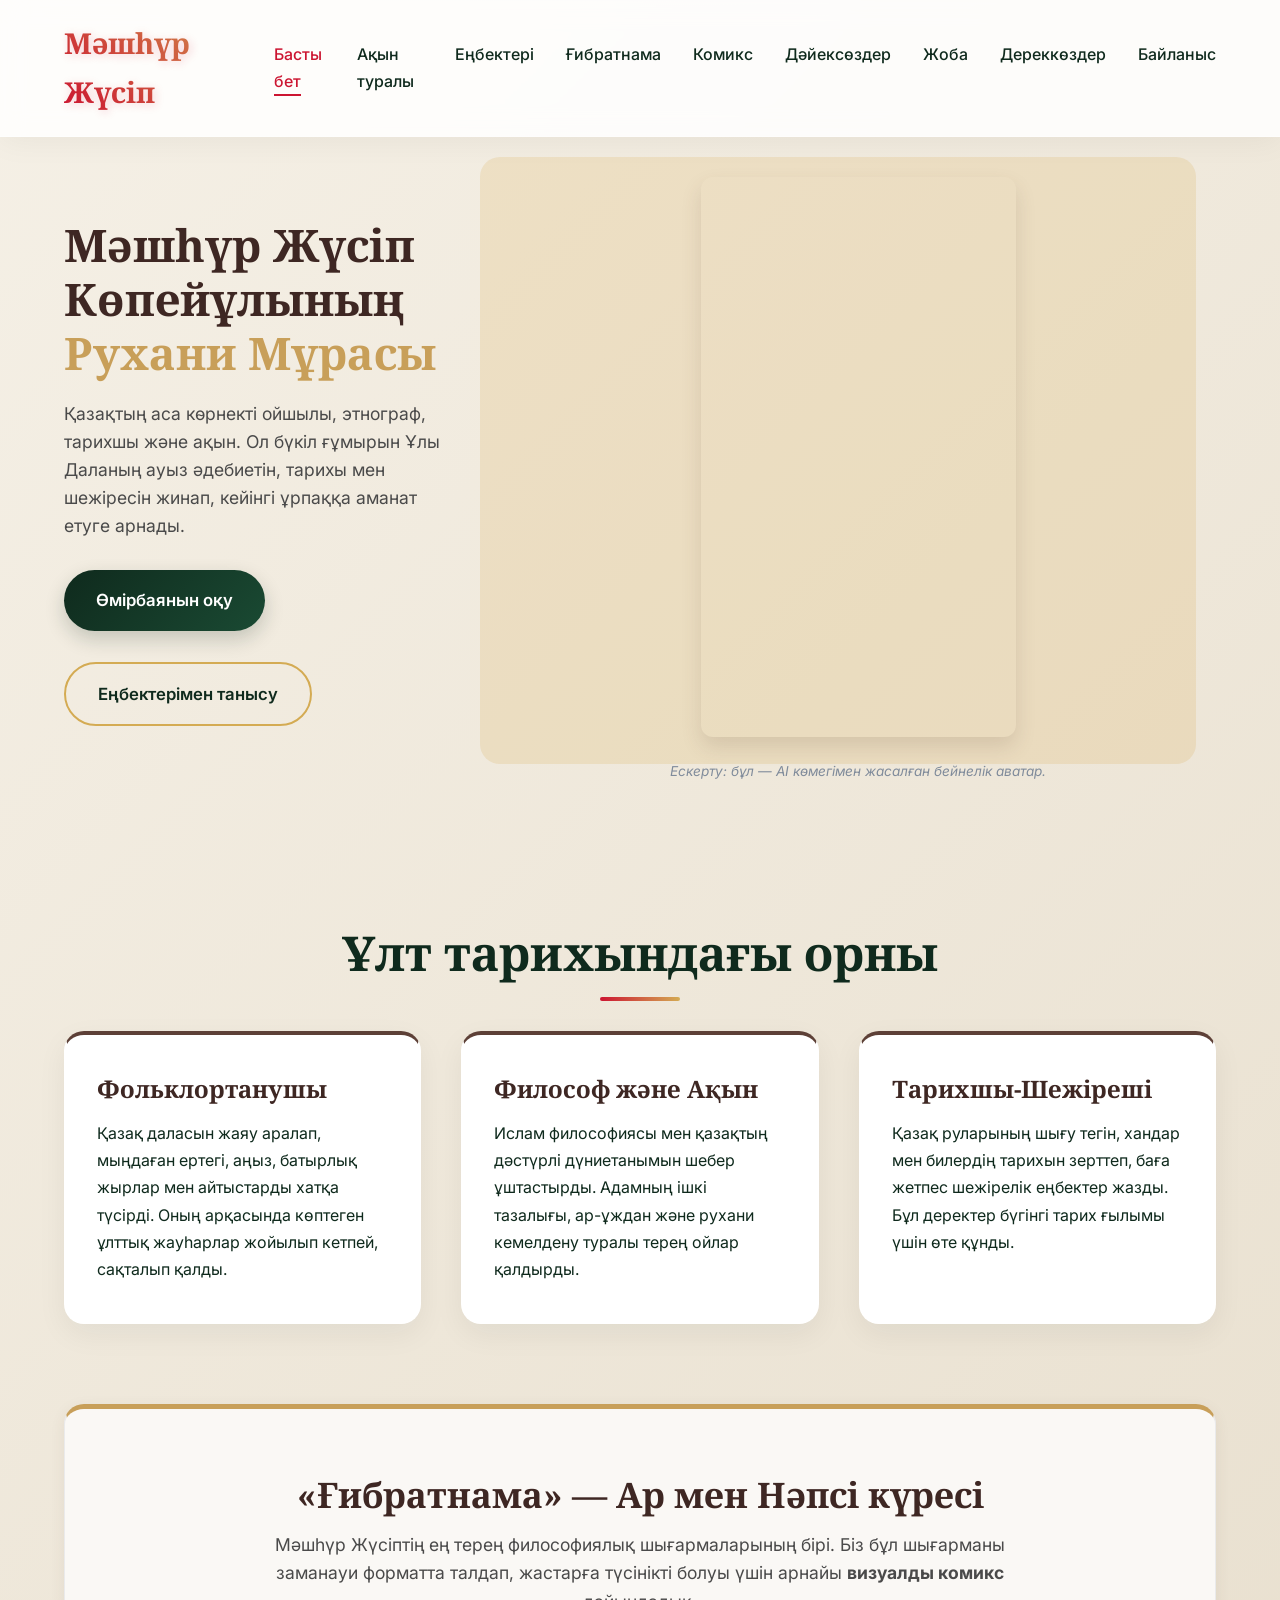
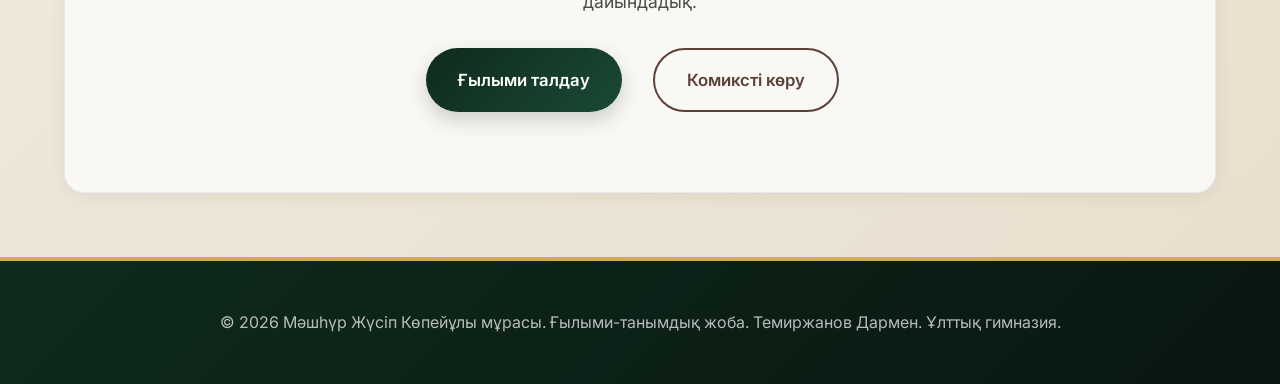
<file: index.html>
<!DOCTYPE html>
<html lang="kk">
<head>
    <meta charset="UTF-8">
    <meta name="viewport" content="width=device-width, initial-scale=1.0">
    <title>Мәшһүр Жүсіп Көпейұлы - Рухани мұра</title>
    <link rel="stylesheet" href="./assets/css/style.css?v=3">
    <style>
        /* Басты беттің (Hero) дұрыс орналасуы үшін стильдер */
        .hero-section {
            display: flex;
            align-items: center;
            justify-content: space-between;
            gap: 40px;
            padding: 40px 0 60px 0;
            flex-wrap: wrap; /* Телефонда астына түсуі үшін */
        }

        .hero-text {
            flex: 1;
            min-width: 300px;
        }

        .hero-text h1 {
            font-size: 2.8rem;
            color: #3E2723;
            margin-bottom: 20px;
            line-height: 1.2;
        }

        .hero-text h1 span {
            color: #C89F59;
        }

        .hero-text p {
            font-size: 1.1rem;
            line-height: 1.6;
            color: #4a4a4a;
            margin-bottom: 30px;
        }

        .hero-buttons {
            display: flex;
            gap: 15px;
            flex-wrap: wrap;
        }

        /* 9:16 видеоға арналған блок */
        .hero-video {
            flex-basis: 320px; /* Видеоның ені тұрақты болады */
            flex-shrink: 0;
            text-align: center;
            margin: 0 auto;
        }
        
        /* Ғибратнама баннері */
        .gibratnama-banner {
            background: #FAF8F5; 
            padding: 4rem 2rem; 
            border-radius: 20px; 
            box-shadow: 0 4px 15px rgba(93, 64, 55, 0.08); 
            text-align: center; 
            margin-bottom: 4rem;
            border: 1px solid #eaeaeb;
            border-top: 5px solid #C89F59;
        }
    </style>
</head>
<body>
    <header>
        <div class="container">
            <a href="index.html" class="logo">Мәшһүр Жүсіп</a>
            <button class="hamburger" id="hamburger">
                <span></span><span></span><span></span>
            </button>
            <nav>
                <ul class="nav-links">
                    <li><a href="index.html" class="active">Басты бет</a></li>
                    <li><a href="about.html">Ақын туралы</a></li>
                    <li><a href="works.html">Еңбектері</a></li>
                    <li><a href="gibratnama.html">Ғибратнама</a></li>
                    <li><a href="comic.html">Комикс</a></li>
                    <li><a href="quotes.html">Дәйексөздер</a></li>
                    <li><a href="project.html">Жоба</a></li>
                    <li><a href="sources.html">Дереккөздер</a></li>
                    <li><a href="contact.html">Байланыс</a></li>
                </ul>
            </nav>
        </div>
    </header>

    <main>
        <section class="container hero-section">
            <div class="hero-text">
                <h1>Мәшһүр Жүсіп Көпейұлының <span>Рухани Мұрасы</span></h1>
                <p>Қазақтың аса көрнекті ойшылы, этнограф, тарихшы және ақын. Ол бүкіл ғұмырын Ұлы Даланың ауыз әдебиетін, тарихы мен шежіресін жинап, кейінгі ұрпаққа аманат етуге арнады.</p>
                
                <div class="hero-buttons">
                    <a href="about.html" class="btn">Өмірбаянын оқу</a>
                    <a href="works.html" class="btn btn-outline">Еңбектерімен танысу</a>
                </div>
            </div>

            <div class="hero-video">
                <iframe 
                    width="315" 
                    height="560" 
                    src="https://www.youtube.com/embed/XYgkZc2sDzE" 
                    title="Мәшһүр Жүсіп AI аватары" 
                    frameborder="0" 
                    allow="accelerometer; autoplay; clipboard-write; encrypted-media; gyroscope; picture-in-picture; web-share" 
                    allowfullscreen
                    style="border-radius: 12px; box-shadow: 0 10px 20px rgba(93, 64, 55, 0.15); max-width: 100%;">
                </iframe>
                
                <p class="disclaimer" style="margin-top: 15px; color: #64748b; font-size: 0.85rem; font-style: italic;">
                    Ескерту: бұл — AI көмегімен жасалған бейнелік аватар.
                </p>
            </div>
        </section>
        
        <section class="container page-section">
            <h2 class="page-title" style="text-align: center; margin-bottom: 30px;">Ұлт тарихындағы орны</h2>
            <div class="card-grid">
                <div class="card" style="border-top: 4px solid #5D4037;">
                    <h3 style="color: #3E2723;">Фольклортанушы</h3>
                    <p>Қазақ даласын жаяу аралап, мыңдаған ертегі, аңыз, батырлық жырлар мен айтыстарды хатқа түсірді. Оның арқасында көптеген ұлттық жауһарлар жойылып кетпей, сақталып қалды.</p>
                </div>
                <div class="card" style="border-top: 4px solid #5D4037;">
                    <h3 style="color: #3E2723;">Философ және Ақын</h3>
                    <p>Ислам философиясы мен қазақтың дәстүрлі дүниетанымын шебер ұштастырды. Адамның ішкі тазалығы, ар-ұждан және рухани кемелдену туралы терең ойлар қалдырды.</p>
                </div>
                <div class="card" style="border-top: 4px solid #5D4037;">
                    <h3 style="color: #3E2723;">Тарихшы-Шежіреші</h3>
                    <p>Қазақ руларының шығу тегін, хандар мен билердің тарихын зерттеп, баға жетпес шежірелік еңбектер жазды. Бұл деректер бүгінгі тарих ғылымы үшін өте құнды.</p>
                </div>
            </div>
        </section>

        <section class="container gibratnama-banner">
            <h2 style="font-size: 2.2rem; color: #3E2723; margin-top: 0; margin-bottom: 1rem;">«Ғибратнама» — Ар мен Нәпсі күресі</h2>
            <p style="font-size: 1.1rem; color: #4a4a4a; max-width: 800px; margin: 0 auto 2rem; line-height: 1.6;">
                Мәшһүр Жүсіптің ең терең философиялық шығармаларының бірі. Біз бұл шығарманы заманауи форматта талдап, жастарға түсінікті болуы үшін арнайы <strong>визуалды комикс</strong> дайындадық.
            </p>
            <div style="display: flex; gap: 15px; justify-content: center; flex-wrap: wrap;">
                <a href="gibratnama.html" class="btn">Ғылыми талдау</a>
                <a href="comic.html" class="btn btn-outline" style="background: transparent; border: 2px solid #5D4037; color: #5D4037;">Комиксті көру</a>
            </div>
        </section>
    </main>

    <footer>
        <div class="container" style="text-align: center;">
            <p>&copy; 2026 Мәшһүр Жүсіп Көпейұлы мұрасы. Ғылыми-танымдық жоба. Темиржанов Дармен. Ұлттық гимназия.</p>
        </div>
    </footer>

    <script src="./assets/js/main.js?v=3"></script>
</body>
</html>
</file>
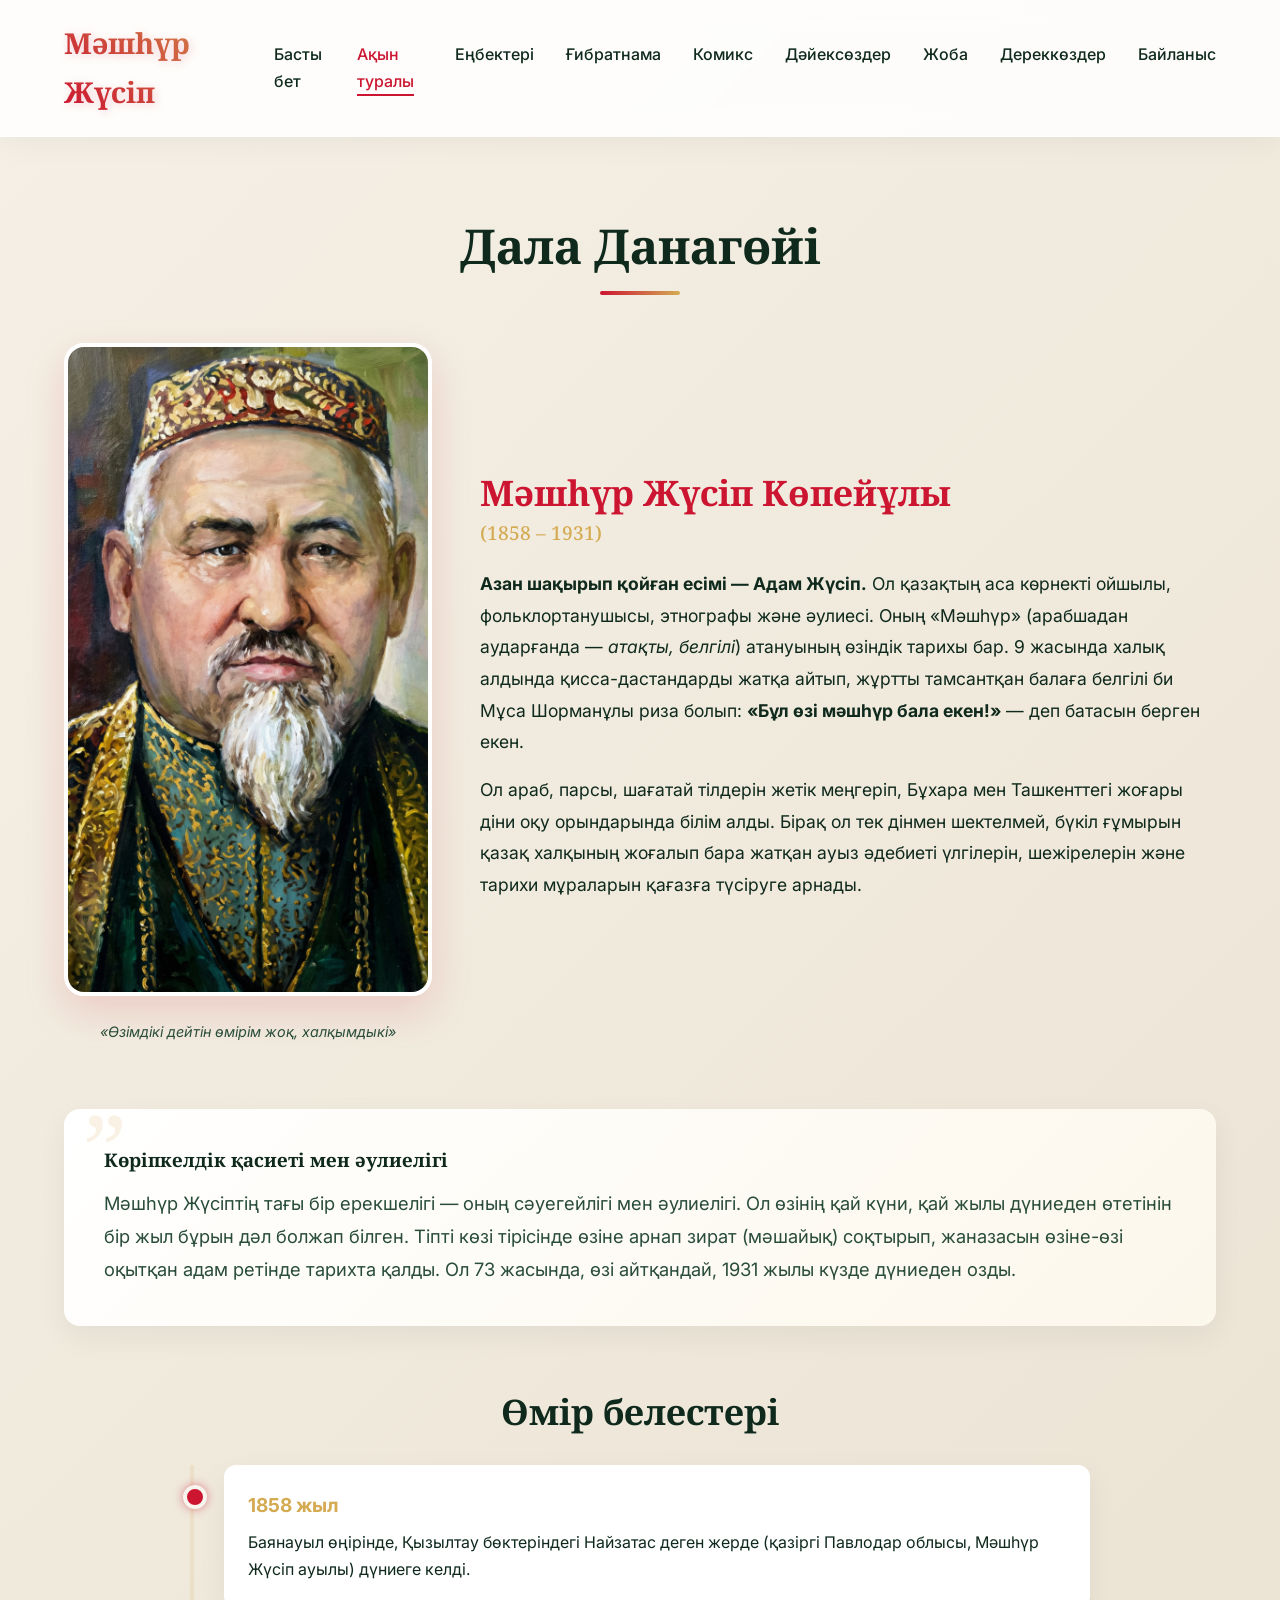
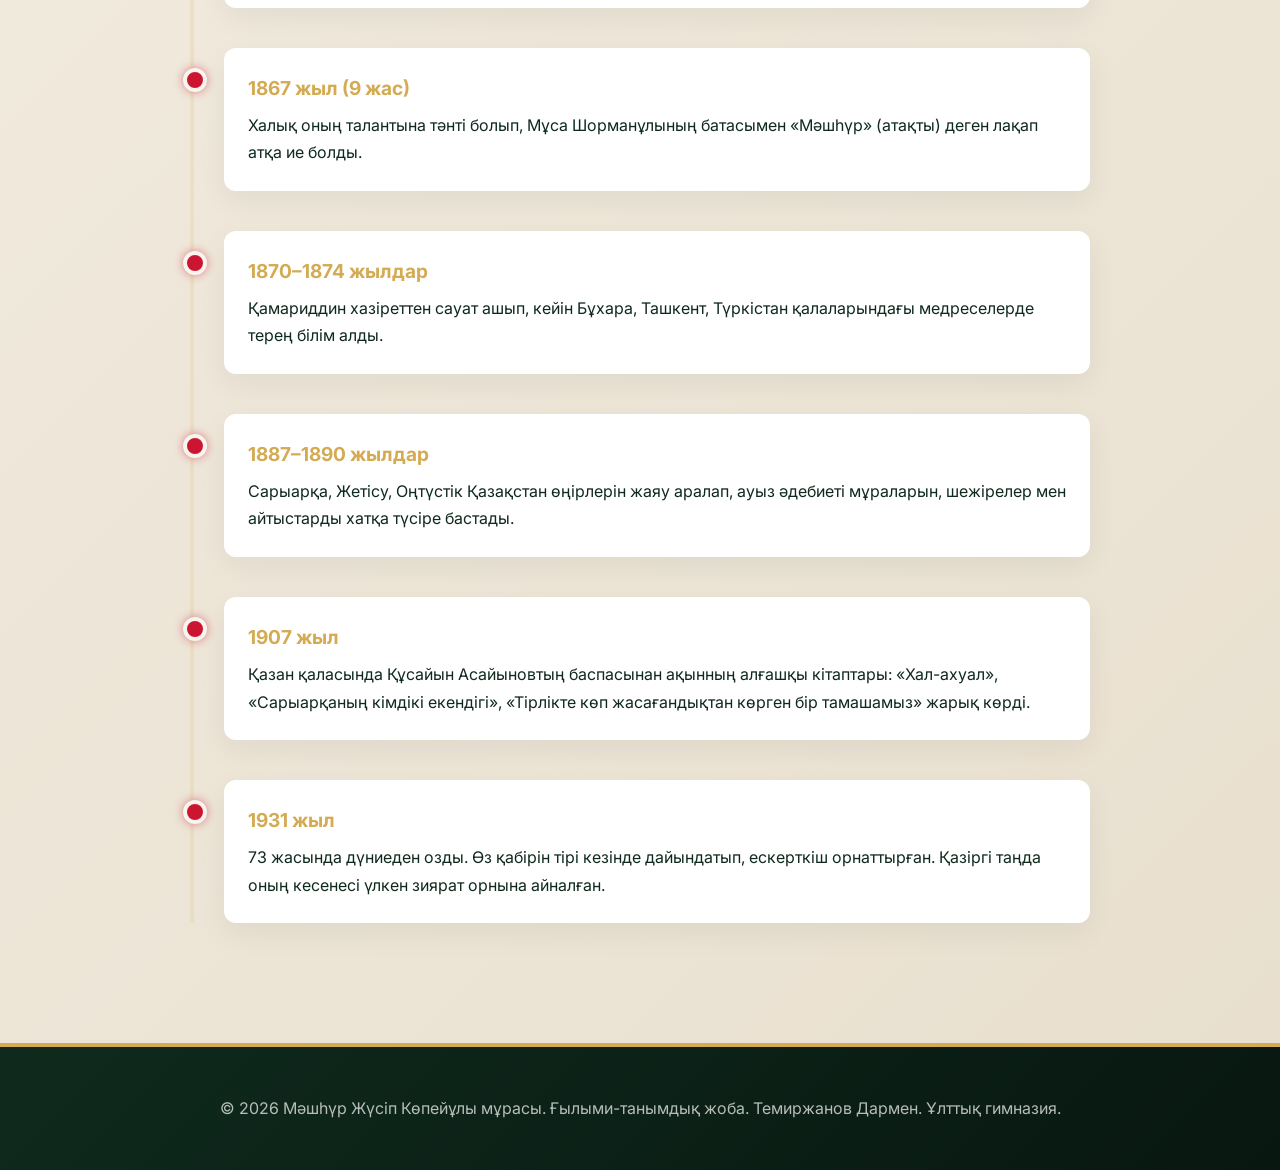
<file: about.html>
<!DOCTYPE html>
<html lang="kk">
<head>
    <meta charset="UTF-8">
    <meta name="viewport" content="width=device-width, initial-scale=1.0">
    <title>Ақын туралы - Мәшһүр Жүсіп</title>
    <link rel="stylesheet" href="./assets/css/style.css?v=3">
</head>
<body>
    <header>
        <div class="container">
            <a href="index.html" class="logo">Мәшһүр Жүсіп</a>
            <button class="hamburger" id="hamburger">
                <span></span><span></span><span></span>
            </button>
            <nav>
                <ul class="nav-links">
                    <li><a href="index.html">Басты бет</a></li>
                    <li><a href="about.html" class="active">Ақын туралы</a></li>
                    <li><a href="works.html">Еңбектері</a></li>
                    <li><a href="gibratnama.html">Ғибратнама</a></li>
                    <li><a href="comic.html">Комикс</a></li>
                    <li><a href="quotes.html">Дәйексөздер</a></li>
                    <li><a href="project.html">Жоба</a></li>
                    <li><a href="sources.html">Дереккөздер</a></li>
                    <li><a href="contact.html">Байланыс</a></li>
                </ul>
            </nav>
        </div>
    </header>

    <main class="container page-section">
        <h1 class="page-title">Дала Данагөйі</h1>
        
        <div style="display: flex; gap: 3rem; flex-wrap: wrap; margin-bottom: 4rem; align-items: center;">
            <div style="flex: 1; min-width: 300px; text-align: center;">
                <img src="./assets/img/mashhur-portrait.png" alt="Мәшһүр Жүсіп" style="border-radius: 20px; box-shadow: var(--shadow-hover); border: 4px solid var(--white); width: 100%; max-width: 400px;">
                <p style="margin-top: 1rem; color: var(--text-light); font-style: italic; font-size: 0.9rem;">«Өзімдікі дейтін өмірім жоқ, халқымдыкі»</p>
            </div>
            
            <div style="flex: 2; min-width: 300px;">
                <h2 style="color: var(--accent-red); font-size: 2.2rem; margin-bottom: 0.5rem;">Мәшһүр Жүсіп Көпейұлы</h2>
                <h3 style="color: var(--accent-gold); font-size: 1.2rem; margin-bottom: 1.5rem; font-weight: 500;">(1858 – 1931)</h3>
                
                <p style="margin-bottom: 1rem; font-size: 1.1rem; line-height: 1.8;">
                    <strong>Азан шақырып қойған есімі — Адам Жүсіп.</strong> Ол қазақтың аса көрнекті ойшылы, фольклортанушысы, этнографы және әулиесі. Оның «Мәшһүр» (арабшадан аударғанда — <i>атақты, белгілі</i>) атануының өзіндік тарихы бар. 9 жасында халық алдында қисса-дастандарды жатқа айтып, жұртты тамсантқан балаға белгілі би Мұса Шорманұлы риза болып: <strong>«Бұл өзі мәшһүр бала екен!»</strong> — деп батасын берген екен.
                </p>
                <p style="margin-bottom: 1rem; font-size: 1.1rem; line-height: 1.8;">
                    Ол араб, парсы, шағатай тілдерін жетік меңгеріп, Бұхара мен Ташкенттегі жоғары діни оқу орындарында білім алды. Бірақ ол тек дінмен шектелмей, бүкіл ғұмырын қазақ халқының жоғалып бара жатқан ауыз әдебиеті үлгілерін, шежірелерін және тарихи мұраларын қағазға түсіруге арнады.
                </p>
            </div>
        </div>

        <div class="quote-card" style="background: linear-gradient(135deg, var(--white) 0%, #fcf7eb 100%); margin-bottom: 4rem;">
            <h3 style="color: var(--text-main); margin-bottom: 1rem;">Көріпкелдік қасиеті мен әулиелігі</h3>
            <p style="font-size: 1.15rem; color: var(--text-light); line-height: 1.8; position: relative; z-index: 1;">
                Мәшһүр Жүсіптің тағы бір ерекшелігі — оның сәуегейлігі мен әулиелігі. Ол өзінің қай күни, қай жылы дүниеден өтетінін бір жыл бұрын дәл болжап білген. Тіпті көзі тірісінде өзіне арнап зират (мәшайық) соқтырып, жаназасын өзіне-өзі оқытқан адам ретінде тарихта қалды. Ол 73 жасында, өзі айтқандай, 1931 жылы күзде дүниеден озды.
            </p>
        </div>

        <h2 style="font-size: 2.2rem; margin-bottom: 2rem; color: var(--text-main); text-align: center;">Өмір белестері</h2>
        
        <div class="timeline" style="max-width: 900px; margin: 0 auto;">
            <div class="timeline-item">
                <div class="timeline-year">1858 жыл</div>
                <p>Баянауыл өңірінде, Қызылтау бөктеріндегі Найзатас деген жерде (қазіргі Павлодар облысы, Мәшһүр Жүсіп ауылы) дүниеге келді.</p>
            </div>
            
            <div class="timeline-item">
                <div class="timeline-year">1867 жыл (9 жас)</div>
                <p>Халық оның талантына тәнті болып, Мұса Шорманұлының батасымен «Мәшһүр» (атақты) деген лақап атқа ие болды.</p>
            </div>
            
            <div class="timeline-item">
                <div class="timeline-year">1870–1874 жылдар</div>
                <p>Қамариддин хазіреттен сауат ашып, кейін Бұхара, Ташкент, Түркістан қалаларындағы медреселерде терең білім алды.</p>
            </div>
            
            <div class="timeline-item">
                <div class="timeline-year">1887–1890 жылдар</div>
                <p>Сарыарқа, Жетісу, Оңтүстік Қазақстан өңірлерін жаяу аралап, ауыз әдебиеті мұраларын, шежірелер мен айтыстарды хатқа түсіре бастады.</p>
            </div>
            
            <div class="timeline-item">
                <div class="timeline-year">1907 жыл</div>
                <p>Қазан қаласында Құсайын Асайыновтың баспасынан ақынның алғашқы кітаптары: «Хал-ахуал», «Сарыарқаның кімдікі екендігі», «Тірлікте көп жасағандықтан көрген бір тамашамыз» жарық көрді.</p>
            </div>
            
            <div class="timeline-item">
                <div class="timeline-year">1931 жыл</div>
                <p>73 жасында дүниеден озды. Өз қабірін тірі кезінде дайындатып, ескерткіш орнаттырған. Қазіргі таңда оның кесенесі үлкен зиярат орнына айналған.</p>
            </div>
        </div>
    </main>

    <footer>
        <div class="container">
            <p>&copy; 2026 Мәшһүр Жүсіп Көпейұлы мұрасы. Ғылыми-танымдық жоба. Темиржанов Дармен. Ұлттық гимназия. </p>
        </div>
    </footer>

    <script src="./assets/js/main.js?v=3"></script>
</body>
</html>
</file>
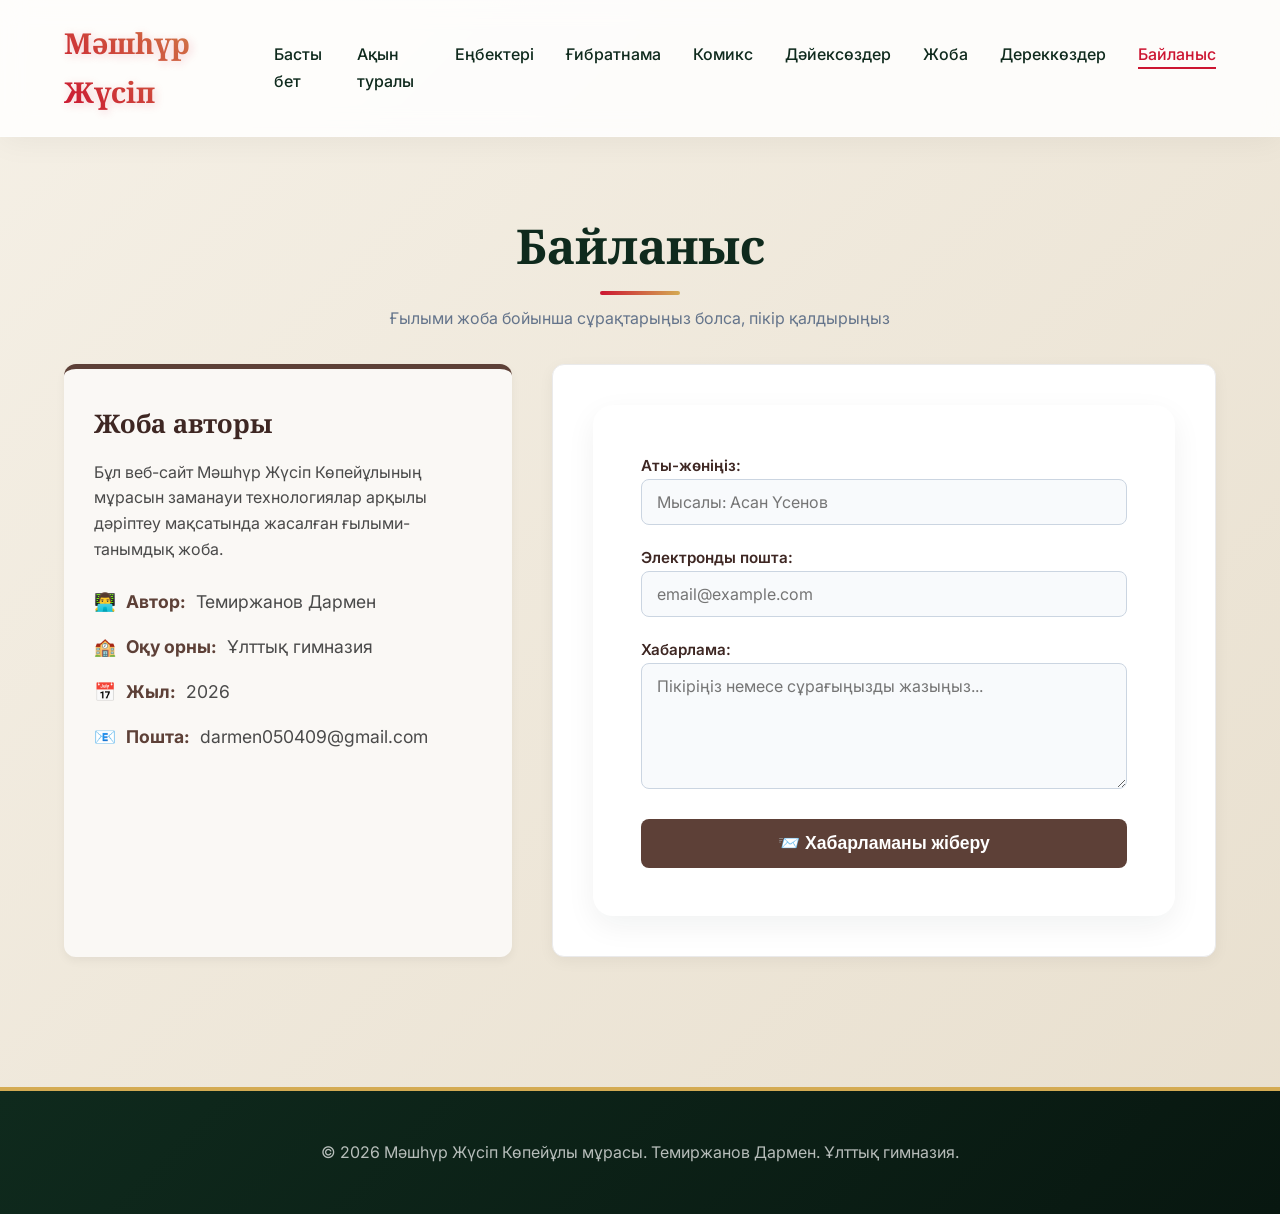
<file: contact.html>
<!DOCTYPE html>
<html lang="kk">
<head>
    <meta charset="UTF-8">
    <meta name="viewport" content="width=device-width, initial-scale=1.0">
    <title>Байланыс - Мәшһүр Жүсіп</title>
    <link rel="stylesheet" href="assets/css/style.css">
    <style>
        /* Байланыс бетіне арналған арнайы стильдер */
        .contact-wrapper {
            display: flex;
            flex-wrap: wrap;
            gap: 40px;
            margin-top: 30px;
            margin-bottom: 50px;
        }

        .contact-info {
            flex: 1;
            min-width: 300px;
            background: #FAF8F5; /* Ашық беж фон */
            padding: 40px 30px;
            border-radius: 12px;
            border-top: 5px solid #5D4037; /* Қоңыр сызық */
            box-shadow: 0 4px 10px rgba(0, 0, 0, 0.05);
        }

        .contact-info h3 {
            color: #3E2723;
            font-size: 1.6rem;
            margin-top: 0;
            margin-bottom: 20px;
        }

        .contact-info p {
            color: #4a4a4a;
            line-height: 1.6;
            margin-bottom: 25px;
        }

        .info-list {
            list-style: none;
            padding: 0;
            margin: 0;
        }

        .info-list li {
            margin-bottom: 15px;
            color: #4a4a4a;
            font-size: 1.1rem;
            display: flex;
            align-items: center;
            gap: 10px;
        }

        .info-list strong {
            color: #5D4037;
        }

        .contact-form-container {
            flex: 1.5;
            min-width: 300px;
            background: #ffffff;
            padding: 40px;
            border-radius: 12px;
            box-shadow: 0 4px 15px rgba(0, 0, 0, 0.05);
            border: 1px solid #eaeaeb;
        }

        .contact-form {
            display: flex;
            flex-direction: column;
            gap: 20px;
        }

        .form-group {
            display: flex;
            flex-direction: column;
            gap: 8px;
        }

        .contact-form label {
            font-weight: 600;
            color: #3E2723;
            font-size: 0.95rem;
        }

        .contact-form input,
        .contact-form textarea {
            width: 100%;
            padding: 12px 15px;
            border: 1px solid #cbd5e1;
            border-radius: 8px;
            font-family: inherit;
            font-size: 1rem;
            color: #1e293b;
            transition: all 0.3s ease;
            box-sizing: border-box;
            background-color: #f8fafc;
        }

        .contact-form input:focus,
        .contact-form textarea:focus {
            outline: none;
            border-color: #C89F59;
            background-color: #ffffff;
            box-shadow: 0 0 0 3px rgba(200, 159, 89, 0.15);
        }

        .btn-submit {
            background-color: #5D4037;
            color: white;
            border: none;
            padding: 14px 24px;
            border-radius: 8px;
            font-size: 1.1rem;
            font-weight: 600;
            cursor: pointer;
            transition: all 0.3s ease;
            margin-top: 10px;
        }

        .btn-submit:hover {
            background-color: #3E2723;
            transform: translateY(-2px);
            box-shadow: 0 6px 12px rgba(93, 64, 55, 0.2);
        }

        /* Хабарлама жіберілді деген хабарлама үшін (Toast) */
        #success-toast {
            visibility: hidden;
            min-width: 250px;
            background-color: #166534; /* Жасыл түс */
            color: #fff;
            text-align: center;
            border-radius: 8px;
            padding: 16px 24px;
            position: fixed;
            z-index: 1000;
            bottom: 30px;
            left: 50%;
            transform: translateX(-50%);
            font-size: 16px;
            font-weight: 500;
            opacity: 0;
            transition: opacity 0.3s, bottom 0.3s;
            box-shadow: 0 4px 12px rgba(0,0,0,0.15);
        }

        #success-toast.show {
            visibility: visible;
            opacity: 1;
            bottom: 50px;
        }
    </style>
</head>
<body>
    <header>
        <div class="container">
            <a href="index.html" class="logo">Мәшһүр Жүсіп</a>
            <button class="hamburger" id="hamburger"><span></span><span></span><span></span></button>
            <nav>
                <ul class="nav-links">
                    <li><a href="index.html">Басты бет</a></li>
                    <li><a href="about.html">Ақын туралы</a></li>
                    <li><a href="works.html">Еңбектері</a></li>
                    <li><a href="gibratnama.html">Ғибратнама</a></li>
                    <li><a href="comic.html">Комикс</a></li>
                    <li><a href="quotes.html">Дәйексөздер</a></li>
                    <li><a href="project.html">Жоба</a></li>
                    <li><a href="sources.html">Дереккөздер</a></li>
                    <li><a href="contact.html" class="active">Байланыс</a></li>
                </ul>
            </nav>
        </div>
    </header>

    <main class="container page-section">
        <h2 class="page-title" style="text-align: center; margin-bottom: 10px;">Байланыс</h2>
        <p style="text-align: center; color: #64748b; margin-bottom: 2rem;">Ғылыми жоба бойынша сұрақтарыңыз болса, пікір қалдырыңыз</p>
        
        <div class="contact-wrapper">
            
            <div class="contact-info">
                <h3>Жоба авторы</h3>
                <p>Бұл веб-сайт Мәшһүр Жүсіп Көпейұлының мұрасын заманауи технологиялар арқылы дәріптеу мақсатында жасалған ғылыми-танымдық жоба.</p>
                <ul class="info-list">
                    <li>👨‍💻 <strong>Автор:</strong> Темиржанов Дармен</li>
                    <li>🏫 <strong>Оқу орны:</strong> Ұлттық гимназия</li>
                    <li>📅 <strong>Жыл:</strong> 2026</li>
                    <li>📧 <strong>Пошта:</strong> darmen050409@gmail.com</li> </ul>
            </div>

            <div class="contact-form-container">
                <form id="contactForm" class="contact-form">
                    
                    <div class="form-group">
                        <label for="name">Аты-жөніңіз:</label>
                        <input type="text" id="name" name="name" required placeholder="Мысалы: Асан Үсенов">
                    </div>

                    <div class="form-group">
                        <label for="email">Электронды пошта:</label>
                        <input type="email" id="email" name="email" required placeholder="email@example.com">
                    </div>

                    <div class="form-group">
                        <label for="message">Хабарлама:</label>
                        <textarea id="message" name="message" rows="5" required placeholder="Пікіріңіз немесе сұрағыңызды жазыңыз..."></textarea>
                    </div>

                    <button type="submit" class="btn-submit">📨 Хабарламаны жіберу</button>
                </form>
            </div>

        </div>
    </main>

    <div id="success-toast">Хабарлама сәтті жіберілді! ✅</div>

    <footer>
        <div class="container" style="text-align: center;">
            <p>&copy; 2026 Мәшһүр Жүсіп Көпейұлы мұрасы. Темиржанов Дармен. Ұлттық гимназия.</p>
        </div>
    </footer>
    <script src="assets/js/main.js"></script>

    <script>
        document.getElementById('contactForm').addEventListener('submit', function(event) {
            // Браузер бетті жаңартып жібермеуі үшін
            event.preventDefault();
            
            const toast = document.getElementById('success-toast');
            
            // Форма ішіндегі мәліметтерді тазалау (жіберілгендей әсер қалдыру)
            this.reset();
            
            // Хабарламаны көрсету
            toast.classList.add('show');
            
            // 3 секундтан соң жасыру
            setTimeout(function() {
                toast.classList.remove('show');
            }, 3000);
        });
    </script>
</body>
</html>
</file>
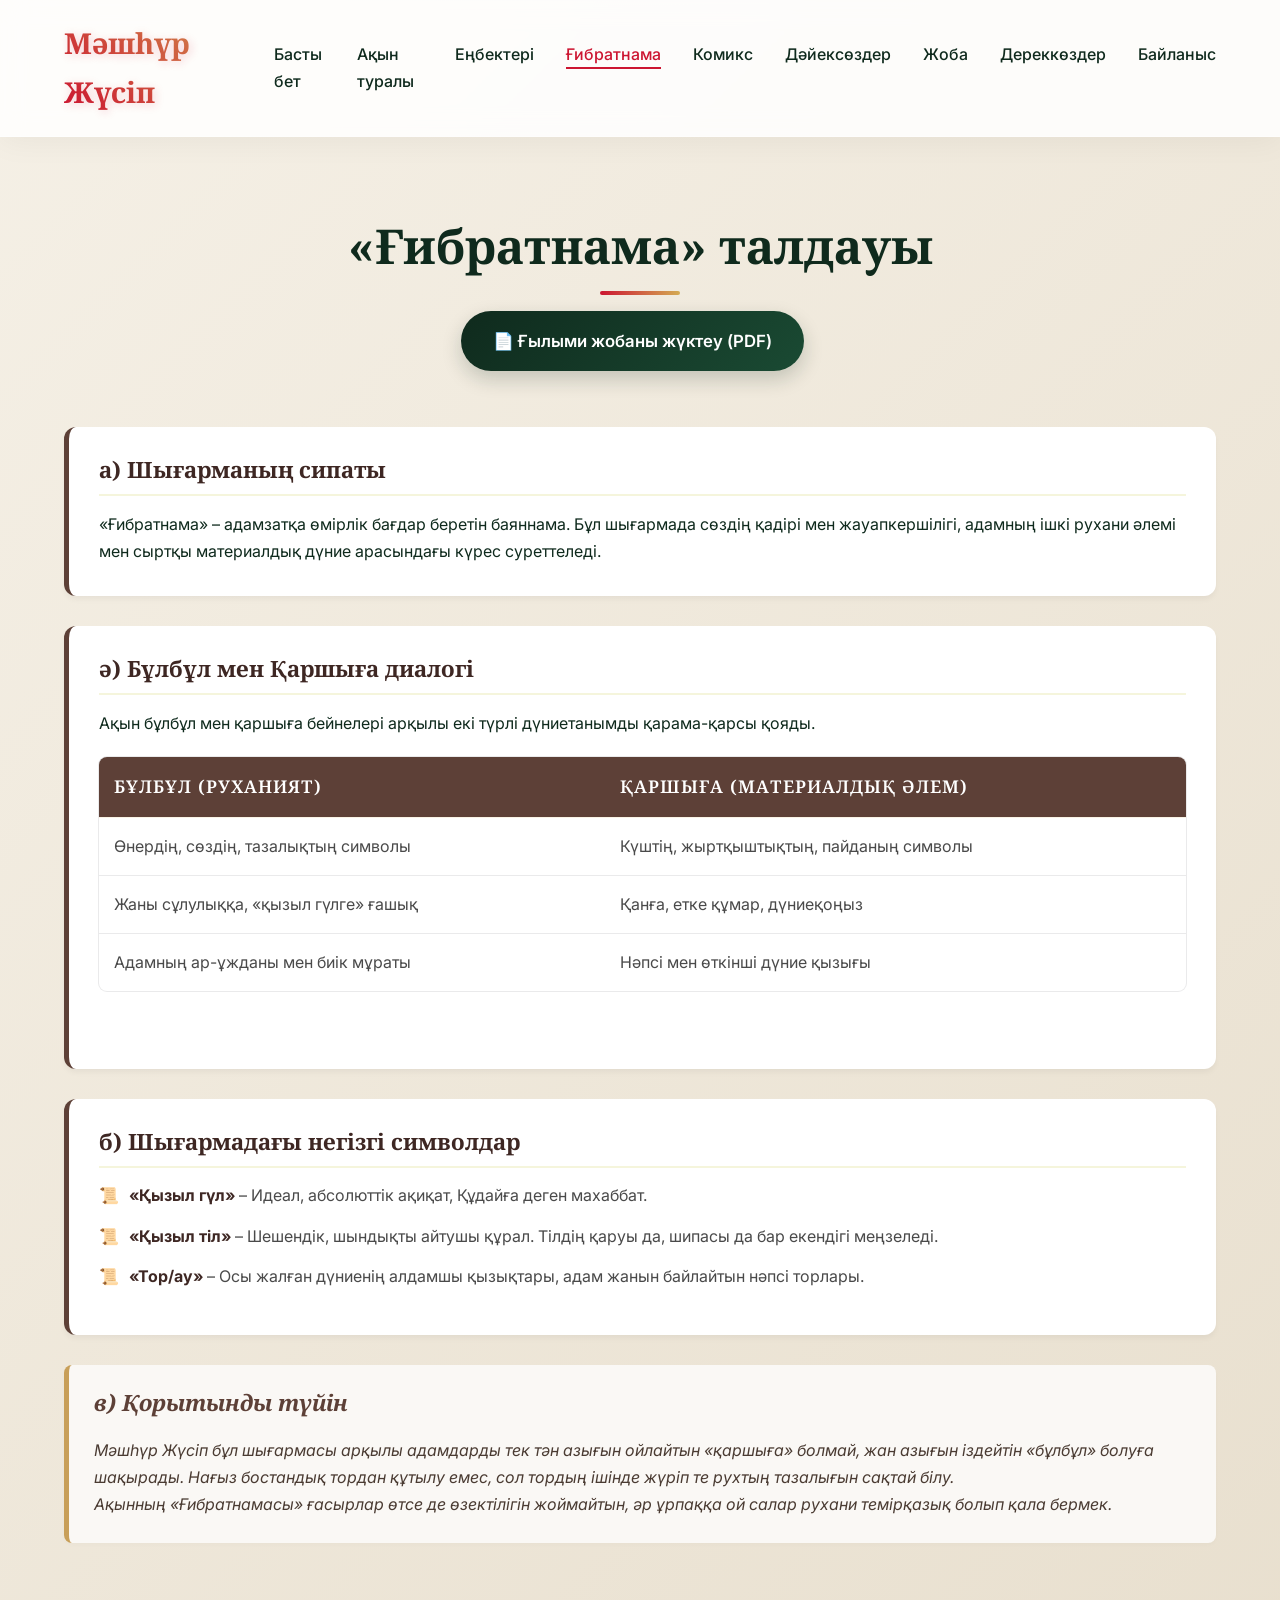
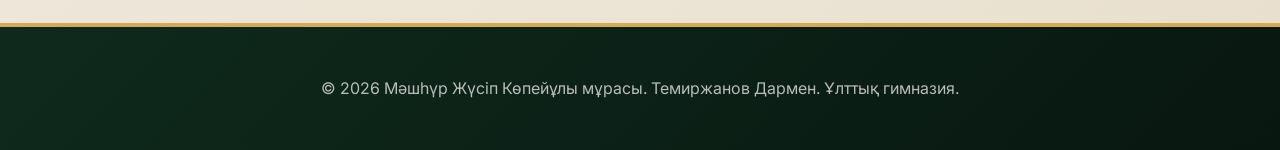
<file: gibratnama.html>
<!DOCTYPE html>
<html lang="kk">
<head>
    <meta charset="UTF-8">
    <meta name="viewport" content="width=device-width, initial-scale=1.0">
    <title>Ғибратнама талдауы - Мәшһүр Жүсіп</title>
    <link rel="stylesheet" href="assets/css/style.css">
    <style>
        /* Арнайы "Ғибратнама" бетіне арналған қосымша стильдер */
        .analysis-block {
            background: #ffffff;
            border-radius: 12px;
            padding: 30px;
            margin-bottom: 30px;
            box-shadow: 0 4px 6px -1px rgba(0, 0, 0, 0.05);
            /* Өзгертілді: Классикалық қоңыр түс */
            border-left: 5px solid #5D4037;
            transition: transform 0.3s ease;
        }
        
        .analysis-block:hover {
            transform: translateX(5px);
        }

        .analysis-title {
            color: #3E2723; /* Қою қоңыр мәтін */
            margin-top: 0;
            margin-bottom: 15px;
            font-size: 1.4rem;
            border-bottom: 2px solid #f5f5dc;
            padding-bottom: 10px;
        }

        /* Кесте дизайны */
        .data-table {
            width: 100%;
            border-collapse: collapse;
            margin-top: 20px;
            background: #fff;
            overflow: hidden;
            border-radius: 8px;
            box-shadow: 0 0 0 1px #eaeaeb;
        }
        
        .data-table th {
            /* Өзгертілді: Кесте бас жағы қоңыр түсті */
            background: #5D4037;
            color: white;
            padding: 15px;
            text-align: left;
            font-weight: 600;
        }
        
        .data-table td {
            padding: 15px;
            border-bottom: 1px solid #eaeaeb;
            color: #4a4a4a;
        }
        
        .data-table tr:last-child td {
            border-bottom: none;
        }

        /* Символдар тізімі */
        .symbol-list {
            list-style: none;
            padding-left: 0;
        }
        
        .symbol-list li {
            margin-bottom: 15px;
            padding-left: 30px;
            position: relative;
            line-height: 1.6;
            color: #4a4a4a;
        }
        
        .symbol-list li::before {
            content: "📜"; /* Сәйкес келетін белгіше */
            position: absolute;
            left: 0;
            top: 0;
        }
        
        .symbol-list strong {
            color: #3E2723;
        }

        /* Қорытынды блогы */
        .conclusion-box {
            /* Өзгертілді: Ашық сарғыш/беж фон және алтын/қоңыр жиек */
            background: #FAF8F5;
            border-left: 5px solid #C89F59;
            padding: 25px;
            border-radius: 8px;
            font-style: italic;
            color: #4A3B32;
            line-height: 1.7;
            box-shadow: 0 2px 4px rgba(0,0,0,0.02);
        }
        
        .conclusion-box p:last-child {
            margin-bottom: 0;
        }

        /* Жүктеу батырмасын ортаға қою */
        .download-wrapper {
            text-align: center; 
            margin-bottom: 2.5rem;
            margin-top: 1rem;
        }
    </style>
</head>
<body>
    <header>
        <div class="container">
            <a href="index.html" class="logo">Мәшһүр Жүсіп</a>
            <button class="hamburger" id="hamburger"><span></span><span></span><span></span></button>
            <nav>
                <ul class="nav-links">
                    <li><a href="index.html">Басты бет</a></li>
                    <li><a href="about.html">Ақын туралы</a></li>
                    <li><a href="works.html">Еңбектері</a></li>
                    <li><a href="gibratnama.html">Ғибратнама</a></li>
                    <li><a href="comic.html">Комикс</a></li>
                    <li><a href="quotes.html">Дәйексөздер</a></li>
                    <li><a href="project.html">Жоба</a></li>
                    <li><a href="sources.html">Дереккөздер</a></li>
                    <li><a href="contact.html">Байланыс</a></li>
                </ul>
            </nav>
        </div>
    </header>

    <main class="container page-section">
        <h2 class="page-title" style="text-align: center; margin-bottom: 10px;">«Ғибратнама» талдауы</h2>
        
        <div class="download-wrapper">
            <a href="assets/docs/joba.pdf" class="btn" download>📄 Ғылыми жобаны жүктеу (PDF)</a>
        </div>

        <div class="analysis-block">
            <h3 class="analysis-title">а) Шығарманың сипаты</h3>
            <p>«Ғибратнама» – адамзатқа өмірлік бағдар беретін баяннама. Бұл шығармада сөздің қадірі мен жауапкершілігі, адамның ішкі рухани әлемі мен сыртқы материалдық дүние арасындағы күрес суреттеледі.</p>
        </div>

        <div class="analysis-block">
            <h3 class="analysis-title">ә) Бұлбұл мен Қаршыға диалогі</h3>
            <p>Ақын бұлбұл мен қаршыға бейнелері арқылы екі түрлі дүниетанымды қарама-қарсы қояды.</p>
            
            <table class="data-table">
                <thead>
                    <tr>
                        <th>Бұлбұл (Руханият)</th>
                        <th>Қаршыға (Материалдық әлем)</th>
                    </tr>
                </thead>
                <tbody>
                    <tr>
                        <td>Өнердің, сөздің, тазалықтың символы</td>
                        <td>Күштің, жыртқыштықтың, пайданың символы</td>
                    </tr>
                    <tr>
                        <td>Жаны сұлулыққа, «қызыл гүлге» ғашық</td>
                        <td>Қанға, етке құмар, дүниеқоңыз</td>
                    </tr>
                    <tr>
                        <td>Адамның ар-ұжданы мен биік мұраты</td>
                        <td>Нәпсі мен өткінші дүние қызығы</td>
                    </tr>
                </tbody>
            </table>
        </div>

        <div class="analysis-block">
            <h3 class="analysis-title">б) Шығармадағы негізгі символдар</h3>
            <ul class="symbol-list">
                <li><strong>«Қызыл гүл»</strong> – Идеал, абсолюттік ақиқат, Құдайға деген махаббат.</li>
                <li><strong>«Қызыл тіл»</strong> – Шешендік, шындықты айтушы құрал. Тілдің қаруы да, шипасы да бар екендігі меңзеледі.</li>
                <li><strong>«Тор/ау»</strong> – Осы жалған дүниенің алдамшы қызықтары, адам жанын байлайтын нәпсі торлары.</li>
            </ul>
        </div>

        <div class="conclusion-box">
            <h3 class="analysis-title" style="border-bottom: none; color: #5D4037; margin-bottom: 10px;">в) Қорытынды түйін</h3>
            <p>Мәшһүр Жүсіп бұл шығармасы арқылы адамдарды тек тән азығын ойлайтын «қаршыға» болмай, жан азығын іздейтін «бұлбұл» болуға шақырады. Нағыз бостандық тордан құтылу емес, сол тордың ішінде жүріп те рухтың тазалығын сақтай білу.</p>
            <p>Ақынның «Ғибратнамасы» ғасырлар өтсе де өзектілігін жоймайтын, әр ұрпаққа ой салар рухани темірқазық болып қала бермек.</p>
        </div>
    </main>

    <footer>
        <div class="container">
            <p>&copy; 2026 Мәшһүр Жүсіп Көпейұлы мұрасы. Темиржанов Дармен. Ұлттық гимназия. </p>
        </div>
    </footer>
    <script src="assets/js/main.js"></script>
</body>
</html>
</file>
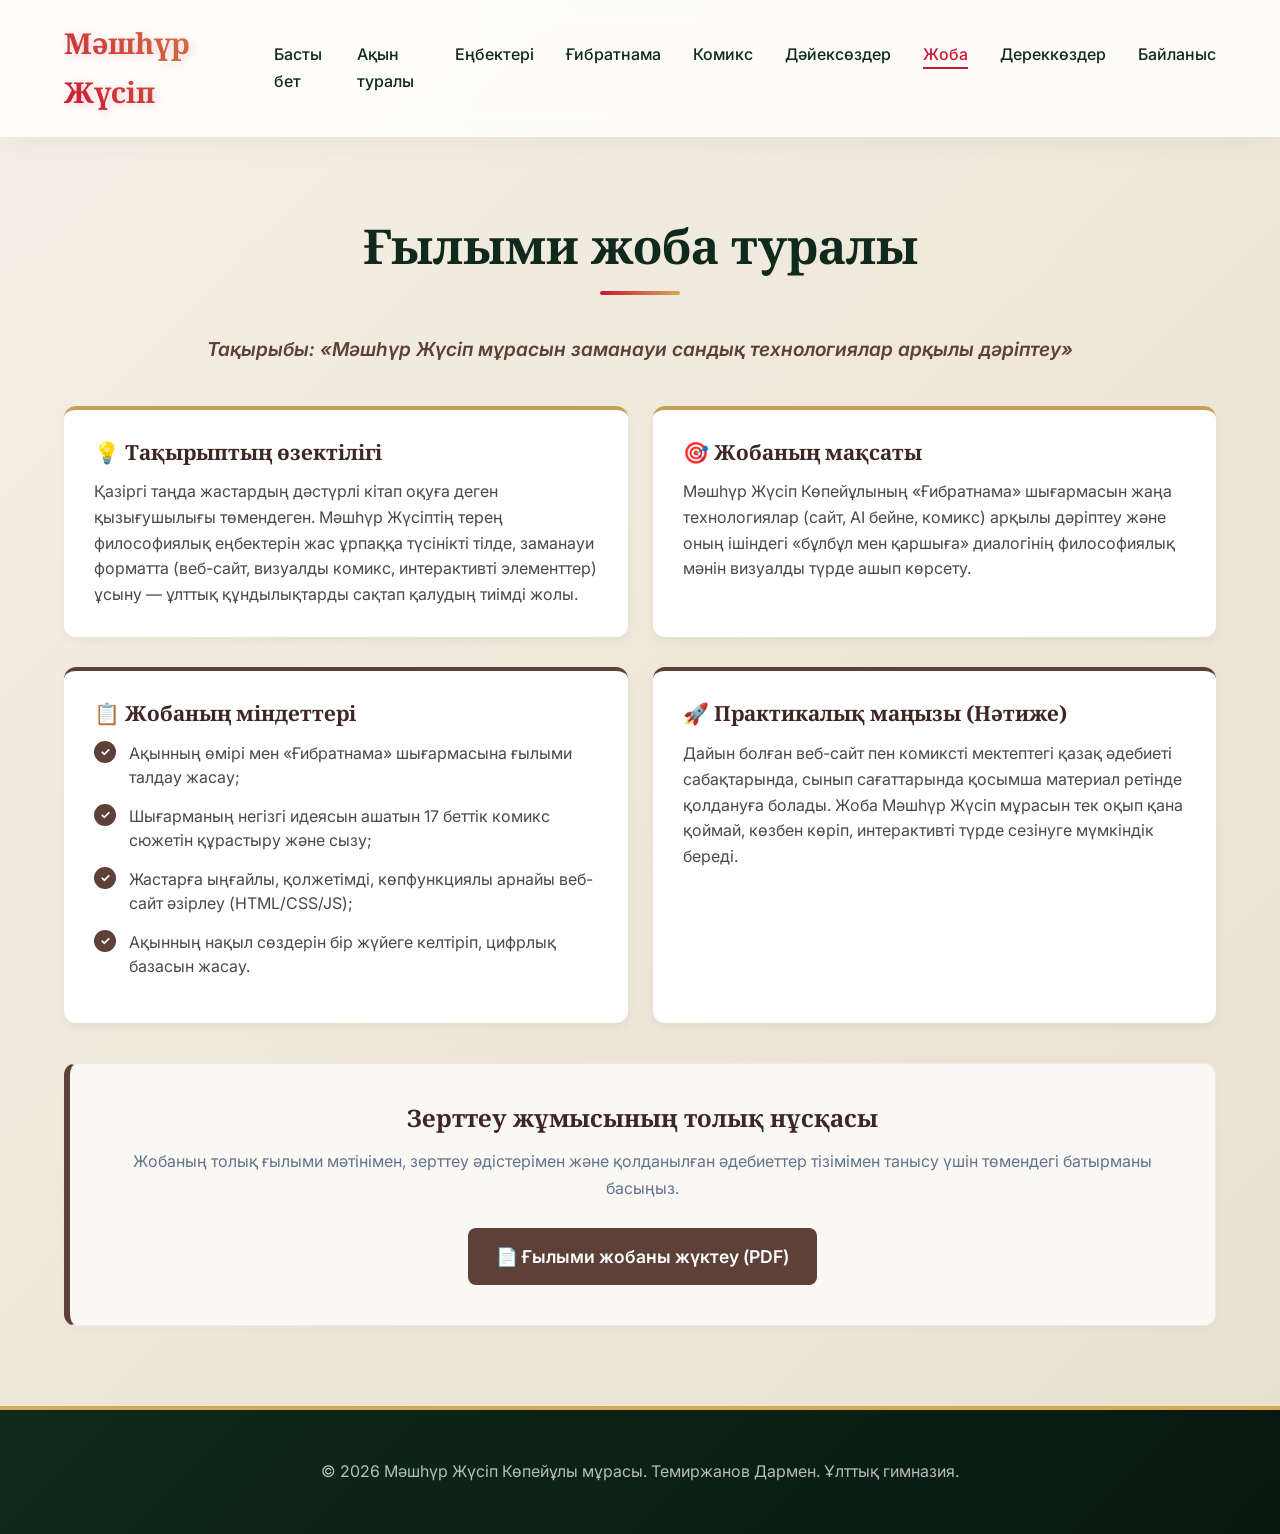
<file: project.html>
<!DOCTYPE html>
<html lang="kk">
<head>
    <meta charset="UTF-8">
    <meta name="viewport" content="width=device-width, initial-scale=1.0">
    <title>Ғылыми жоба - Мәшһүр Жүсіп</title>
    <link rel="stylesheet" href="assets/css/style.css">
    <style>
        /* Ғылыми жоба бетіне арналған қосымша стильдер */
        .project-header {
            text-align: center;
            margin-bottom: 40px;
        }

        .project-subtitle {
            color: #5D4037;
            font-size: 1.2rem;
            font-weight: 600;
            margin-top: -10px;
            font-style: italic;
        }

        .project-grid {
            display: grid;
            grid-template-columns: repeat(auto-fit, minmax(300px, 1fr));
            gap: 25px;
            margin-bottom: 30px;
        }

        /* Жоба карточкалары */
        .project-card {
            background: #ffffff;
            border-radius: 12px;
            padding: 30px;
            box-shadow: 0 4px 10px rgba(0, 0, 0, 0.05);
            border-top: 4px solid #C89F59;
            transition: transform 0.3s ease;
        }

        .project-card:hover {
            transform: translateY(-5px);
            box-shadow: 0 10px 20px rgba(93, 64, 55, 0.1);
        }

        .project-card h3 {
            color: #3E2723;
            font-size: 1.3rem;
            margin-top: 0;
            margin-bottom: 15px;
            display: flex;
            align-items: center;
            gap: 10px;
        }

        .project-card p {
            color: #4a4a4a;
            line-height: 1.6;
            margin: 0;
        }

        /* Міндеттер тізімі (Қадамдар) */
        .tasks-list {
            list-style: none;
            padding: 0;
            margin: 0;
        }

        .tasks-list li {
            position: relative;
            padding-left: 35px;
            margin-bottom: 15px;
            color: #4a4a4a;
            line-height: 1.5;
        }

        .tasks-list li::before {
            content: "✓";
            position: absolute;
            left: 0;
            top: 0;
            background: #5D4037;
            color: white;
            width: 22px;
            height: 22px;
            border-radius: 50%;
            display: flex;
            align-items: center;
            justify-content: center;
            font-size: 12px;
            font-weight: bold;
        }

        /* Жүктеу баннері */
        .download-banner {
            background: #FAF8F5;
            border: 1px solid #eaeaeb;
            border-left: 6px solid #5D4037;
            border-radius: 12px;
            padding: 40px 30px;
            text-align: center;
            margin-top: 40px;
            box-shadow: 0 4px 6px rgba(0,0,0,0.02);
        }

        .download-banner h3 {
            color: #3E2723;
            margin-top: 0;
            margin-bottom: 15px;
            font-size: 1.5rem;
        }

        .download-banner p {
            color: #64748b;
            margin-bottom: 25px;
        }

        .btn-download {
            background-color: #5D4037;
            color: white;
            padding: 14px 28px;
            border-radius: 8px;
            text-decoration: none;
            font-weight: 600;
            font-size: 1.1rem;
            display: inline-flex;
            align-items: center;
            gap: 10px;
            transition: all 0.3s ease;
        }

        .btn-download:hover {
            background-color: #3E2723;
            transform: translateY(-2px);
            box-shadow: 0 6px 15px rgba(93, 64, 55, 0.2);
        }
    </style>
</head>
<body>
    <header>
        <div class="container">
            <a href="index.html" class="logo">Мәшһүр Жүсіп</a>
            <button class="hamburger" id="hamburger"><span></span><span></span><span></span></button>
            <nav>
                <ul class="nav-links">
                    <li><a href="index.html">Басты бет</a></li>
                    <li><a href="about.html">Ақын туралы</a></li>
                    <li><a href="works.html">Еңбектері</a></li>
                    <li><a href="gibratnama.html">Ғибратнама</a></li>
                    <li><a href="comic.html">Комикс</a></li>
                    <li><a href="quotes.html">Дәйексөздер</a></li>
                    <li><a href="project.html">Жоба</a></li>
                    <li><a href="sources.html">Дереккөздер</a></li>
                    <li><a href="contact.html">Байланыс</a></li>
                </ul>
            </nav>
        </div>
    </header>

    <main class="container page-section">
        
        <div class="project-header">
            <h2 class="page-title">Ғылыми жоба туралы</h2>
            <p class="project-subtitle">Тақырыбы: «Мәшһүр Жүсіп мұрасын заманауи сандық технологиялар арқылы дәріптеу»</p>
        </div>

        <div class="project-grid">
            <div class="project-card">
                <h3>💡 Тақырыптың өзектілігі</h3>
                <p>Қазіргі таңда жастардың дәстүрлі кітап оқуға деген қызығушылығы төмендеген. Мәшһүр Жүсіптің терең философиялық еңбектерін жас ұрпаққа түсінікті тілде, заманауи форматта (веб-сайт, визуалды комикс, интерактивті элементтер) ұсыну — ұлттық құндылықтарды сақтап қалудың тиімді жолы.</p>
            </div>

            <div class="project-card">
                <h3>🎯 Жобаның мақсаты</h3>
                <p>Мәшһүр Жүсіп Көпейұлының «Ғибратнама» шығармасын жаңа технологиялар (сайт, AI бейне, комикс) арқылы дәріптеу және оның ішіндегі «бұлбұл мен қаршыға» диалогінің философиялық мәнін визуалды түрде ашып көрсету.</p>
            </div>
        </div>

        <div class="project-grid">
            <div class="project-card" style="border-top-color: #5D4037;">
                <h3>📋 Жобаның міндеттері</h3>
                <ul class="tasks-list">
                    <li>Ақынның өмірі мен «Ғибратнама» шығармасына ғылыми талдау жасау;</li>
                    <li>Шығарманың негізгі идеясын ашатын 17 беттік комикс сюжетін құрастыру және сызу;</li>
                    <li>Жастарға ыңғайлы, қолжетімді, көпфункциялы арнайы веб-сайт әзірлеу (HTML/CSS/JS);</li>
                    <li>Ақынның нақыл сөздерін бір жүйеге келтіріп, цифрлық базасын жасау.</li>
                </ul>
            </div>

            <div class="project-card" style="border-top-color: #5D4037;">
                <h3>🚀 Практикалық маңызы (Нәтиже)</h3>
                <p>Дайын болған веб-сайт пен комиксті мектептегі қазақ әдебиеті сабақтарында, сынып сағаттарында қосымша материал ретінде қолдануға болады. Жоба Мәшһүр Жүсіп мұрасын тек оқып қана қоймай, көзбен көріп, интерактивті түрде сезінуге мүмкіндік береді.</p>
            </div>
        </div>

        <div class="download-banner">
            <h3>Зерттеу жұмысының толық нұсқасы</h3>
            <p>Жобаның толық ғылыми мәтінімен, зерттеу әдістерімен және қолданылған әдебиеттер тізімімен танысу үшін төмендегі батырманы басыңыз.</p>
            <a href="assets/docs/joba.pdf" class="btn-download" download>
                📄 Ғылыми жобаны жүктеу (PDF)
            </a>
        </div>

    </main>

    <footer>
        <div class="container">
            <p>&copy; 2026 Мәшһүр Жүсіп Көпейұлы мұрасы. Темиржанов Дармен. Ұлттық гимназия. </p>
        </div>
    </footer>
    <script src="assets/js/main.js"></script>
</body>
</html>
</file>
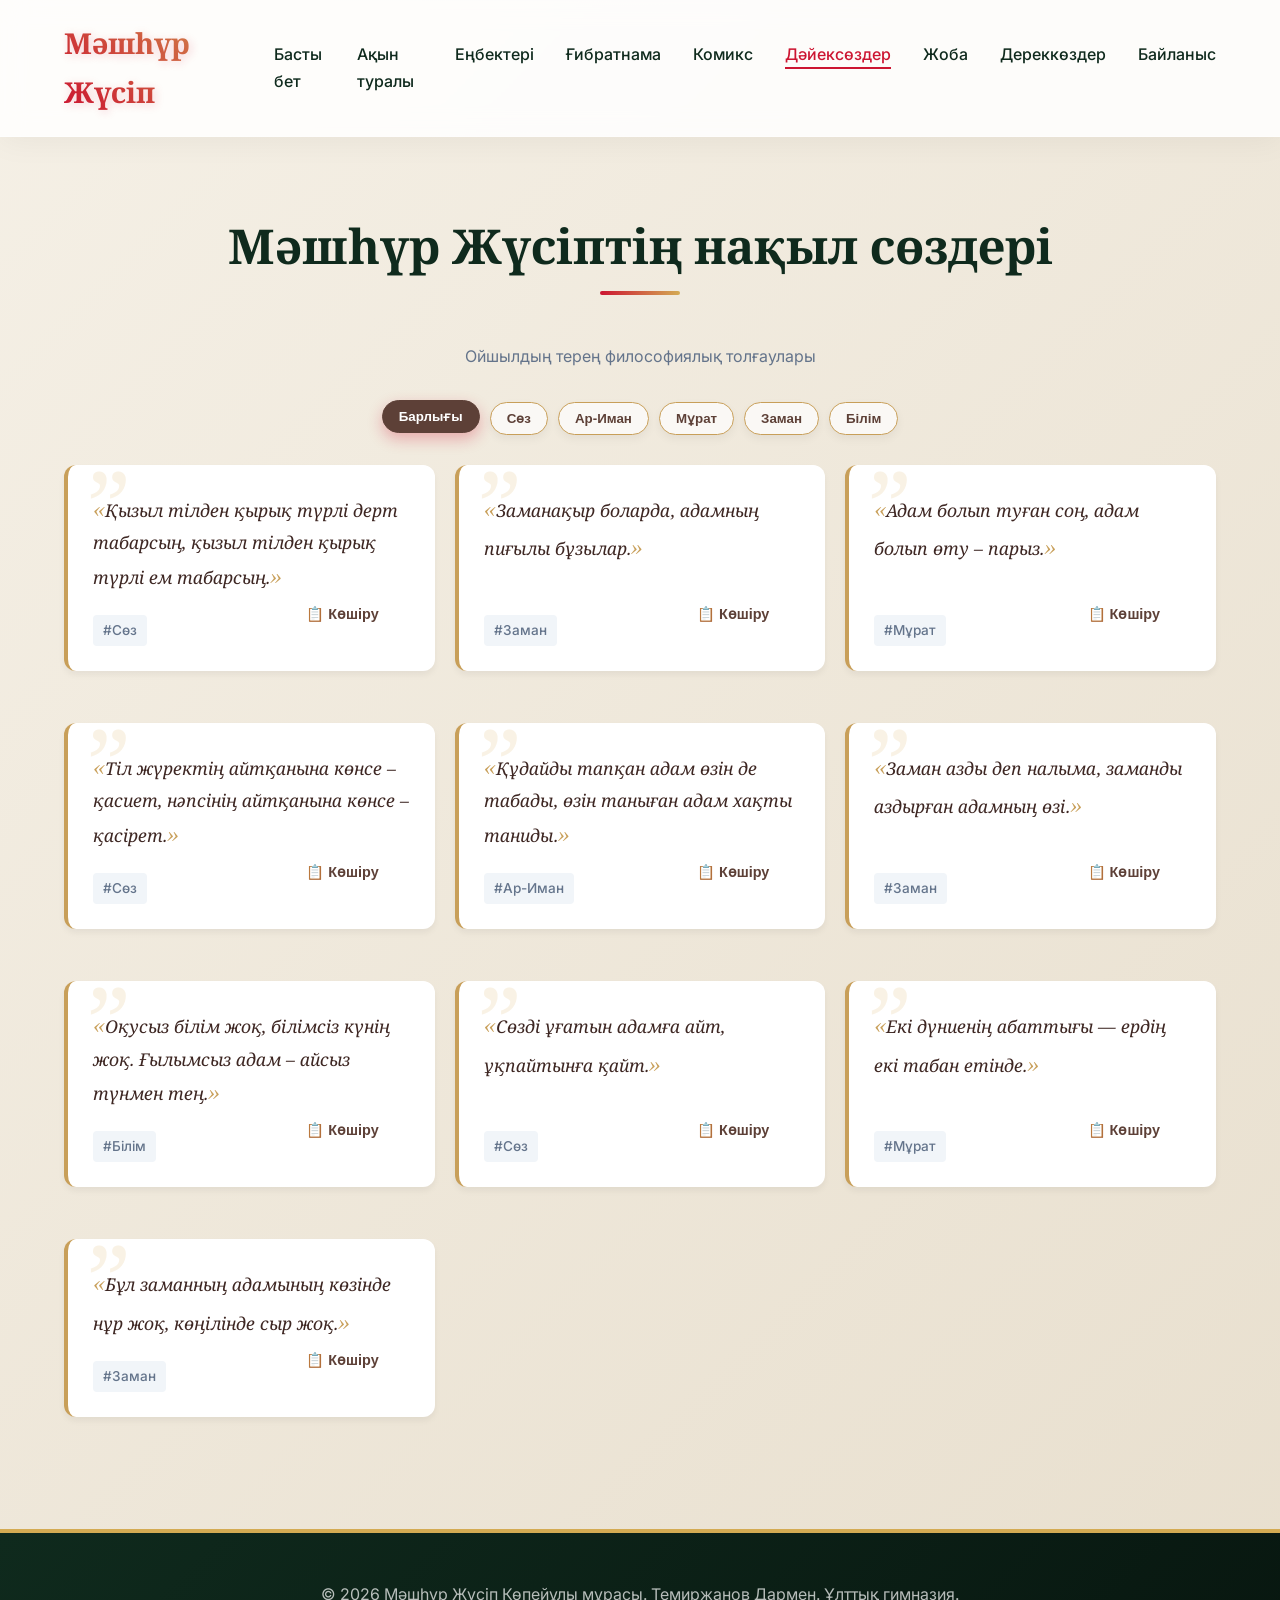
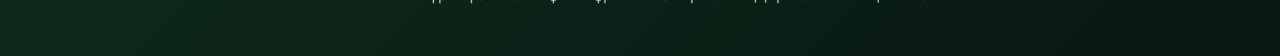
<file: quotes.html>
<!DOCTYPE html>
<html lang="kk">
<head>
    <meta charset="UTF-8">
    <meta name="viewport" content="width=device-width, initial-scale=1.0">
    <title>Дәйексөздер - Мәшһүр Жүсіп</title>
    <link rel="stylesheet" href="assets/css/style.css">
    <style>
        /* Дәйексөздер бетіне арналған стильдер */
        .filter-container {
            display: flex;
            justify-content: center;
            flex-wrap: wrap;
            gap: 10px;
            margin-bottom: 30px;
        }

        .filter-btn {
            background-color: #FAF8F5;
            color: #5D4037;
            border: 1px solid #C89F59;
            padding: 8px 16px;
            border-radius: 20px;
            cursor: pointer;
            font-weight: 600;
            transition: all 0.3s ease;
        }

        .filter-btn:hover, .filter-btn.active {
            background-color: #5D4037;
            color: #ffffff;
            border-color: #5D4037;
        }

        .quotes-grid {
            display: grid;
            grid-template-columns: repeat(auto-fill, minmax(300px, 1fr));
            gap: 20px;
        }

        .quote-card {
            background: #ffffff;
            border-radius: 12px;
            padding: 25px;
            box-shadow: 0 4px 6px rgba(0, 0, 0, 0.05);
            border-left: 4px solid #C89F59;
            position: relative;
            display: flex;
            flex-direction: column;
            justify-content: space-between;
            transition: transform 0.3s ease;
        }

        .quote-card:hover {
            transform: translateY(-5px);
            box-shadow: 0 10px 15px rgba(93, 64, 55, 0.1);
        }

        .quote-text {
            font-size: 1.1rem;
            color: #3E2723;
            font-style: italic;
            line-height: 1.6;
            margin-bottom: 20px;
        }

        .quote-text::before {
            content: "«";
            font-size: 1.5rem;
            color: #C89F59;
            font-family: serif;
        }
        
        .quote-text::after {
            content: "»";
            font-size: 1.5rem;
            color: #C89F59;
            font-family: serif;
        }

        .card-footer {
            display: flex;
            justify-content: space-between;
            align-items: center;
        }

        .quote-tag {
            background: #f1f5f9;
            color: #64748b;
            padding: 4px 10px;
            border-radius: 4px;
            font-size: 0.85rem;
            font-weight: 500;
        }

        .copy-btn {
            background: none;
            border: none;
            color: #5D4037;
            cursor: pointer;
            font-size: 0.9rem;
            font-weight: 600;
            display: flex;
            align-items: center;
            gap: 5px;
            transition: color 0.2s;
        }

        .copy-btn:hover {
            color: #C89F59;
        }

        /* Көшірілді деген хабарлама үшін */
        .toast-msg {
            visibility: hidden;
            min-width: 200px;
            background-color: #3E2723;
            color: #fff;
            text-align: center;
            border-radius: 8px;
            padding: 12px;
            position: fixed;
            z-index: 1000;
            bottom: 30px;
            left: 50%;
            transform: translateX(-50%);
            opacity: 0;
            transition: opacity 0.3s, bottom 0.3s;
        }
        .toast-msg.show {
            visibility: visible;
            opacity: 1;
            bottom: 50px;
        }
    </style>
</head>
<body>
    <header>
        <div class="container">
            <a href="index.html" class="logo">Мәшһүр Жүсіп</a>
            <button class="hamburger" id="hamburger"><span></span><span></span><span></span></button>
            <nav>
                <ul class="nav-links">
                    <li><a href="index.html">Басты бет</a></li>
                    <li><a href="about.html">Ақын туралы</a></li>
                    <li><a href="works.html">Еңбектері</a></li>
                    <li><a href="gibratnama.html">Ғибратнама</a></li>
                    <li><a href="comic.html">Комикс</a></li>
                    <li><a href="quotes.html">Дәйексөздер</a></li>
                    <li><a href="project.html">Жоба</a></li>
                    <li><a href="sources.html">Дереккөздер</a></li>
                    <li><a href="contact.html">Байланыс</a></li>
                </ul>
            </nav>
        </div>
    </header>

    <main class="container page-section">
        <h2 class="page-title" style="text-align: center;">Мәшһүр Жүсіптің нақыл сөздері</h2>
        <p style="text-align: center; color: #64748b; margin-bottom: 2rem;">Ойшылдың терең философиялық толғаулары</p>
        
        <div class="filter-container">
            <button class="filter-btn active" data-filter="all">Барлығы</button>
            <button class="filter-btn" data-filter="soz">Сөз</button>
            <button class="filter-btn" data-filter="ar">Ар-Иман</button>
            <button class="filter-btn" data-filter="murat">Мұрат</button>
            <button class="filter-btn" data-filter="zaman">Заман</button>
            <button class="filter-btn" data-filter="bilim">Білім</button>
        </div>

        <div class="quotes-grid" id="quotes-container">
            
            <div class="quote-card" data-category="soz">
                <div class="quote-text">Қызыл тілден қырық түрлі дерт табарсың, қызыл тілден қырық түрлі ем табарсың.</div>
                <div class="card-footer">
                    <span class="quote-tag">#Сөз</span>
                    <button class="copy-btn">📋 Көшіру</button>
                </div>
            </div>

            <div class="quote-card" data-category="zaman">
                <div class="quote-text">Заманақыр боларда, адамның пиғылы бұзылар.</div>
                <div class="card-footer">
                    <span class="quote-tag">#Заман</span>
                    <button class="copy-btn">📋 Көшіру</button>
                </div>
            </div>

            <div class="quote-card" data-category="murat">
                <div class="quote-text">Адам болып туған соң, адам болып өту – парыз.</div>
                <div class="card-footer">
                    <span class="quote-tag">#Мұрат</span>
                    <button class="copy-btn">📋 Көшіру</button>
                </div>
            </div>

            <div class="quote-card" data-category="soz">
                <div class="quote-text">Тіл жүректің айтқанына көнсе – қасиет, нәпсінің айтқанына көнсе – қасірет.</div>
                <div class="card-footer">
                    <span class="quote-tag">#Сөз</span>
                    <button class="copy-btn">📋 Көшіру</button>
                </div>
            </div>

            <div class="quote-card" data-category="ar">
                <div class="quote-text">Құдайды тапқан адам өзін де табады, өзін таныған адам хақты таниды.</div>
                <div class="card-footer">
                    <span class="quote-tag">#Ар-Иман</span>
                    <button class="copy-btn">📋 Көшіру</button>
                </div>
            </div>

            <div class="quote-card" data-category="zaman">
                <div class="quote-text">Заман азды деп налыма, заманды аздырған адамның өзі.</div>
                <div class="card-footer">
                    <span class="quote-tag">#Заман</span>
                    <button class="copy-btn">📋 Көшіру</button>
                </div>
            </div>

            <div class="quote-card" data-category="bilim">
                <div class="quote-text">Оқусыз білім жоқ, білімсіз күнің жоқ. Ғылымсыз адам – айсыз түнмен тең.</div>
                <div class="card-footer">
                    <span class="quote-tag">#Білім</span>
                    <button class="copy-btn">📋 Көшіру</button>
                </div>
            </div>

            <div class="quote-card" data-category="soz">
                <div class="quote-text">Сөзді ұғатын адамға айт, ұқпайтынға қайт.</div>
                <div class="card-footer">
                    <span class="quote-tag">#Сөз</span>
                    <button class="copy-btn">📋 Көшіру</button>
                </div>
            </div>

            <div class="quote-card" data-category="murat">
                <div class="quote-text">Екі дүниенің абаттығы — ердің екі табан етінде.</div>
                <div class="card-footer">
                    <span class="quote-tag">#Мұрат</span>
                    <button class="copy-btn">📋 Көшіру</button>
                </div>
            </div>

            <div class="quote-card" data-category="zaman">
                <div class="quote-text">Бұл заманның адамының көзінде нұр жоқ, көңілінде сыр жоқ.</div>
                <div class="card-footer">
                    <span class="quote-tag">#Заман</span>
                    <button class="copy-btn">📋 Көшіру</button>
                </div>
            </div>

        </div>
    </main>

    <div id="copy-toast" class="toast-msg">Мәтін көшірілді! ✔️</div>

    <footer>
        <div class="container">
            <p>&copy; 2026 Мәшһүр Жүсіп Көпейұлы мұрасы. Темиржанов Дармен. Ұлттық гимназия.</p>
        </div>
    </footer>

    <script src="assets/js/main.js"></script>
    
    <script>
        document.addEventListener('DOMContentLoaded', () => {
            const filterBtns = document.querySelectorAll('.filter-btn');
            const quoteCards = document.querySelectorAll('.quote-card');
            const copyBtns = document.querySelectorAll('.copy-btn');
            const toast = document.getElementById('copy-toast');

            // 1. Фильтрлеу логикасы
            filterBtns.forEach(btn => {
                btn.addEventListener('click', () => {
                    // Белсенді батырманы өзгерту
                    filterBtns.forEach(b => b.classList.remove('active'));
                    btn.classList.add('active');

                    const filterValue = btn.getAttribute('data-filter');

                    // Карточкаларды көрсету/жасыру
                    quoteCards.forEach(card => {
                        if (filterValue === 'all' || card.getAttribute('data-category') === filterValue) {
                            card.style.display = 'flex';
                        } else {
                            card.style.display = 'none';
                        }
                    });
                });
            });

            // 2. Көшіру логикасы
            copyBtns.forEach(btn => {
                btn.addEventListener('click', (e) => {
                    // Батырма тұрған карточканың ішінен тексті табу
                    const card = e.target.closest('.quote-card');
                    const textToCopy = card.querySelector('.quote-text').innerText;

                    // Буферге көшіру
                    navigator.clipboard.writeText(textToCopy).then(() => {
                        // Хабарлама шығару
                        toast.classList.add('show');
                        setTimeout(() => {
                            toast.classList.remove('show');
                        }, 2500);
                    }).catch(err => {
                        console.error('Көшіру қатесі: ', err);
                    });
                });
            });
        });
    </script>
</body>
</html>
</file>
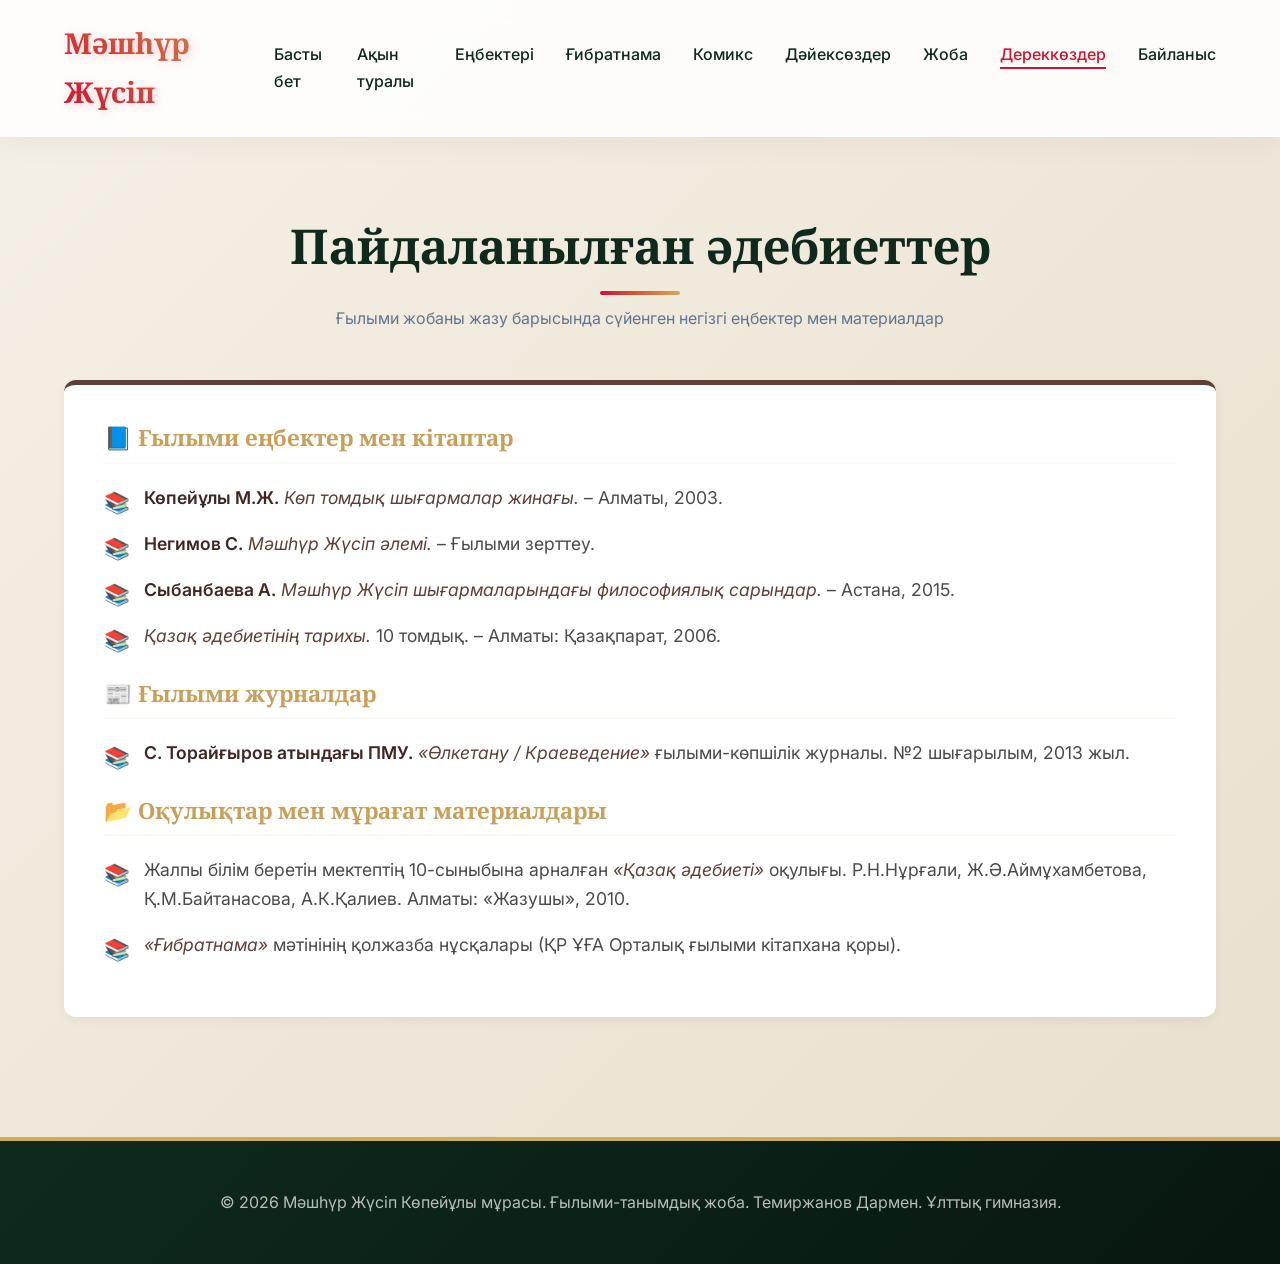
<file: sources.html>
<!DOCTYPE html>
<html lang="kk">
<head>
    <meta charset="UTF-8">
    <meta name="viewport" content="width=device-width, initial-scale=1.0">
    <title>Дереккөздер - Мәшһүр Жүсіп</title>
    <link rel="stylesheet" href="assets/css/style.css">
    <style>
        /* Дереккөздер (Источники) бетіне арналған стильдер */
        .sources-container {
            background: #ffffff;
            border-radius: 12px;
            padding: 40px;
            box-shadow: 0 4px 10px rgba(0, 0, 0, 0.05);
            border-top: 5px solid #5D4037;
            margin-bottom: 40px;
        }

        .source-category {
            color: #C89F59;
            font-size: 1.4rem;
            border-bottom: 2px solid #FAF8F5;
            padding-bottom: 10px;
            margin-top: 30px;
            margin-bottom: 20px;
            display: flex;
            align-items: center;
            gap: 10px;
        }

        .source-category:first-child {
            margin-top: 0;
        }

        .source-list {
            list-style: none;
            padding: 0;
            margin: 0;
        }

        .source-list li {
            position: relative;
            padding-left: 40px;
            margin-bottom: 18px;
            color: #4a4a4a;
            line-height: 1.6;
            font-size: 1.1rem;
            transition: transform 0.2s ease;
        }

        .source-list li:hover {
            transform: translateX(5px);
        }

        .source-list li::before {
            content: "📚";
            position: absolute;
            left: 0;
            top: 2px;
            font-size: 1.3rem;
        }

        /* Ерекшелеу үшін */
        .source-author {
            font-weight: 600;
            color: #3E2723;
        }

        .source-title {
            font-style: italic;
            color: #5D4037;
        }
    </style>
</head>
<body>
    <header>
        <div class="container">
            <a href="index.html" class="logo">Мәшһүр Жүсіп</a>
            <button class="hamburger" id="hamburger"><span></span><span></span><span></span></button>
            <nav>
                <ul class="nav-links">
                    <li><a href="index.html">Басты бет</a></li>
                    <li><a href="about.html">Ақын туралы</a></li>
                    <li><a href="works.html">Еңбектері</a></li>
                    <li><a href="gibratnama.html">Ғибратнама</a></li>
                    <li><a href="comic.html">Комикс</a></li>
                    <li><a href="quotes.html">Дәйексөздер</a></li>
                    <li><a href="project.html">Жоба</a></li>
                    <li><a href="sources.html">Дереккөздер</a></li>
                    <li><a href="contact.html">Байланыс</a></li>
                </ul>
            </nav>
        </div>
    </header>

    <main class="container page-section">
        <h2 class="page-title" style="text-align: center; margin-bottom: 10px;">Пайдаланылған әдебиеттер</h2>
        <p style="text-align: center; color: #64748b; margin-bottom: 3rem;">Ғылыми жобаны жазу барысында сүйенген негізгі еңбектер мен материалдар</p>
        
        <div class="sources-container">
            
            <h3 class="source-category">📘 Ғылыми еңбектер мен кітаптар</h3>
            <ul class="source-list">
                <li><span class="source-author">Көпейұлы М.Ж.</span> <span class="source-title">Көп томдық шығармалар жинағы.</span> – Алматы, 2003.</li>
                <li><span class="source-author">Негимов С.</span> <span class="source-title">Мәшһүр Жүсіп әлемі.</span> – Ғылыми зерттеу.</li>
                <li><span class="source-author">Сыбанбаева А.</span> <span class="source-title">Мәшһүр Жүсіп шығармаларындағы философиялық сарындар.</span> – Астана, 2015.</li>
                <li><span class="source-title">Қазақ әдебиетінің тарихы.</span> 10 томдық. – Алматы: Қазақпарат, 2006.</li>
            </ul>

            <h3 class="source-category">📰 Ғылыми журналдар</h3>
            <ul class="source-list">
                <li><span class="source-author">С. Торайғыров атындағы ПМУ.</span> <span class="source-title">«Өлкетану / Краеведение»</span> ғылыми-көпшілік журналы. №2 шығарылым, 2013 жыл.</li>
            </ul>

            <h3 class="source-category">📂 Оқулықтар мен мұрағат материалдары</h3>
            <ul class="source-list">
                <li>Жалпы білім беретін мектептің 10-сыныбына арналған <span class="source-title">«Қазақ әдебиеті»</span> оқулығы. Р.Н.Нұрғали, Ж.Ә.Аймұхамбетова, Қ.М.Байтанасова, А.К.Қалиев. Алматы: «Жазушы», 2010. </li>
                <li><span class="source-title">«Ғибратнама»</span> мәтінінің қолжазба нұсқалары (ҚР ҰҒА Орталық ғылыми кітапхана қоры).</li>
            </ul>

        </div>
    </main>

    <footer>
        <div class="container">
            <p>&copy; 2026 Мәшһүр Жүсіп Көпейұлы мұрасы. Ғылыми-танымдық жоба. Темиржанов Дармен. Ұлттық гимназия.</p>
        </div>
    </footer>
    <script src="assets/js/main.js"></script>
</body>
</html>
</file>
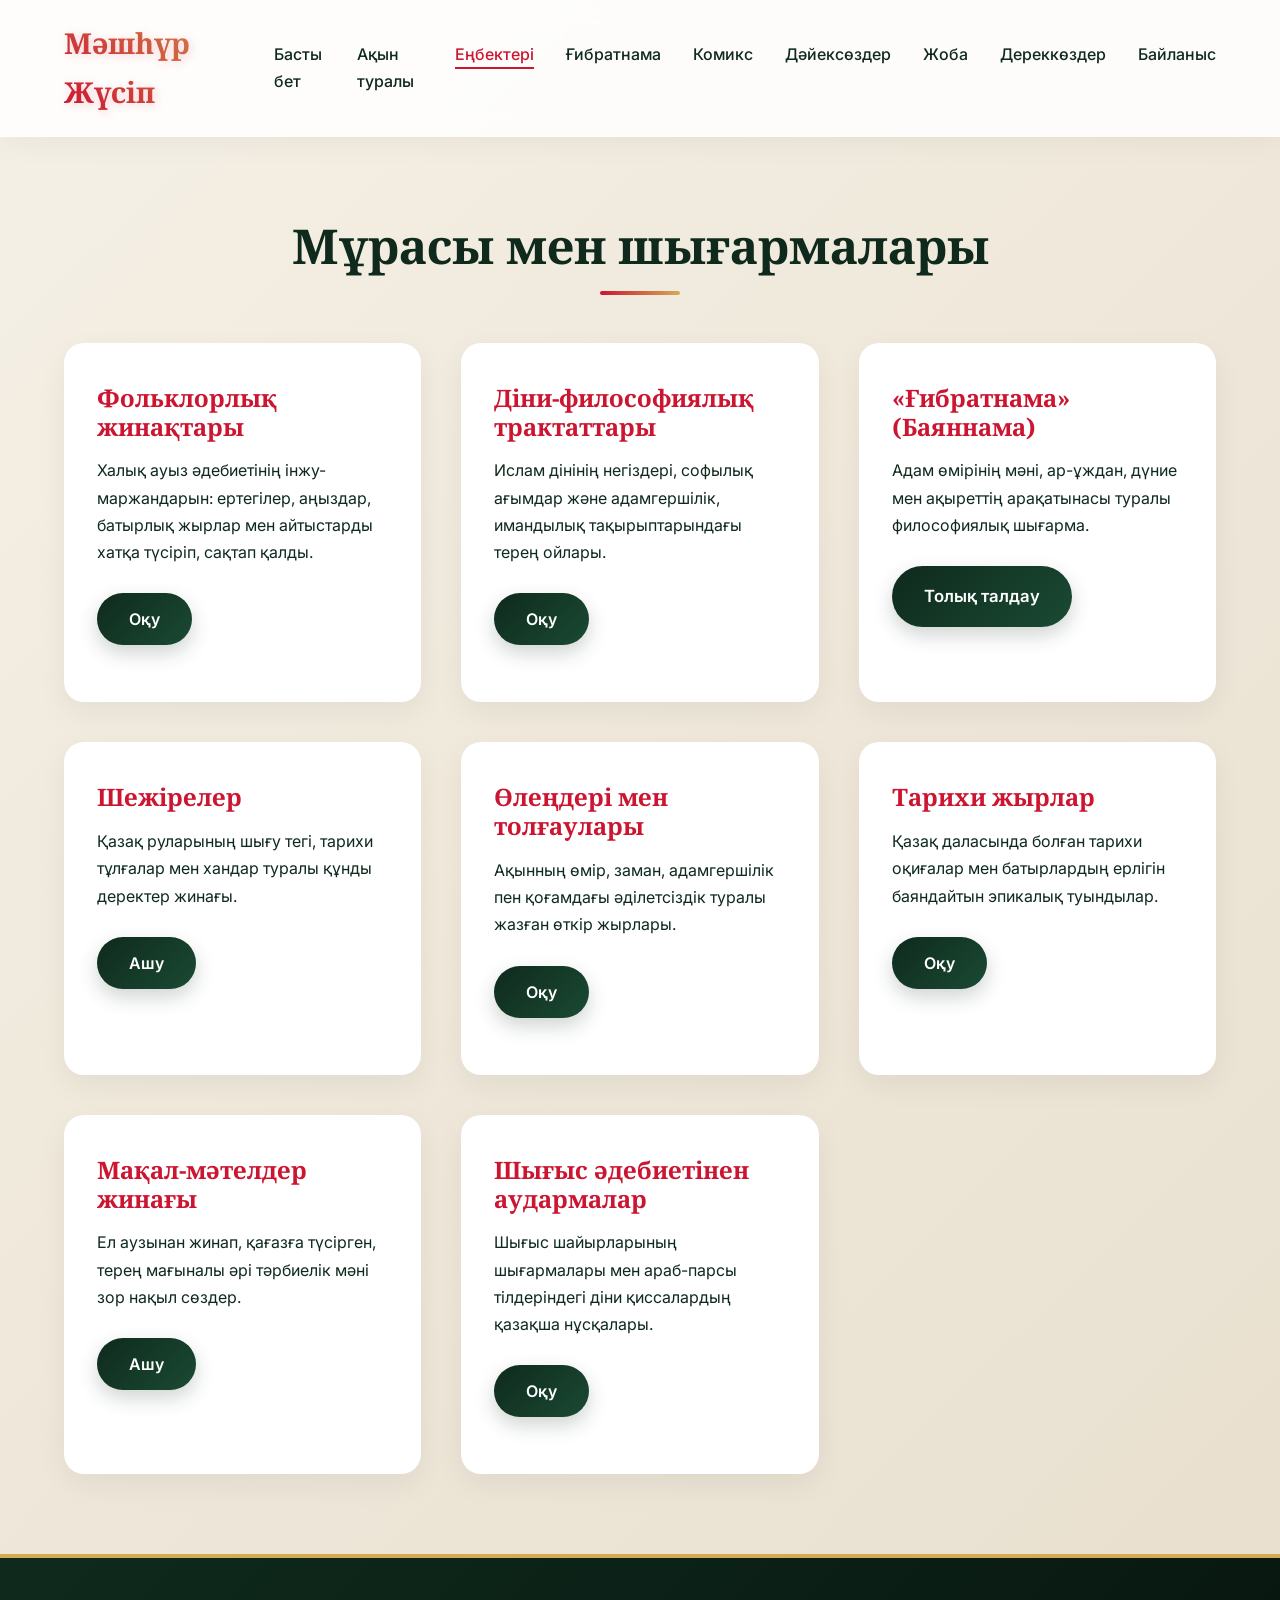
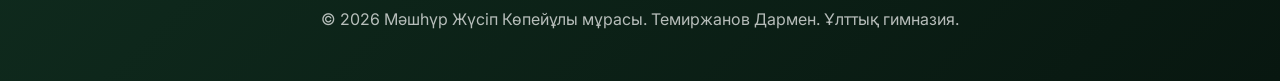
<file: works.html>
<!DOCTYPE html>
<html lang="kk">
<head>
    <meta charset="UTF-8">
    <meta name="viewport" content="width=device-width, initial-scale=1.0">
    <title>Еңбектері - Мәшһүр Жүсіп</title>
    <link rel="stylesheet" href="assets/css/style.css">
    <style>
        /* Тек қана хабарлама (Toast) мен белсенді емес батырмаға арналған шағын стиль */
        .btn.coming-soon {
            background-color: #9ca3af; /* Сұр түс */
            color: #ffffff;
            border: none;
            cursor: pointer;
            font-family: inherit;
            font-size: inherit;
        }
        .btn.coming-soon:hover {
            background-color: #6b7280;
            transform: none; /* Батырма секірмеуі үшін */
        }
        #toast {
            visibility: hidden;
            min-width: 250px;
            background-color: #1e293b;
            color: #fff;
            text-align: center;
            border-radius: 8px;
            padding: 16px 24px;
            position: fixed;
            z-index: 9999;
            bottom: 30px;
            left: 50%;
            transform: translateX(-50%);
            font-size: 16px;
            opacity: 0;
            transition: opacity 0.3s, bottom 0.3s;
            box-shadow: 0 4px 12px rgba(0,0,0,0.15);
        }
        #toast.show {
            visibility: visible;
            opacity: 1;
            bottom: 50px;
        }
    </style>
</head>
<body>
    <header>
        <div class="container">
            <a href="index.html" class="logo">Мәшһүр Жүсіп</a>
            <button class="hamburger" id="hamburger"><span></span><span></span><span></span></button>
            <nav>
                <ul class="nav-links">
                    <li><a href="index.html">Басты бет</a></li>
                    <li><a href="about.html">Ақын туралы</a></li>
                    <li><a href="works.html">Еңбектері</a></li>
                    <li><a href="gibratnama.html">Ғибратнама</a></li>
                    <li><a href="comic.html">Комикс</a></li>
                    <li><a href="quotes.html">Дәйексөздер</a></li>
                    <li><a href="project.html">Жоба</a></li>
                    <li><a href="sources.html">Дереккөздер</a></li>
                    <li><a href="contact.html">Байланыс</a></li>
                </ul>
            </nav>
        </div>
    </header>

    <main class="container page-section">
        <h2 class="page-title">Мұрасы мен шығармалары</h2>
        
        <div class="card-grid">
            <div class="card">
                <h3>Фольклорлық жинақтары</h3>
                <p>Халық ауыз әдебиетінің інжу-маржандарын: ертегілер, аңыздар, батырлық жырлар мен айтыстарды хатқа түсіріп, сақтап қалды.</p>
                <br>
                <button class="btn coming-soon" onclick="showToast()">Оқу</button>
            </div>
            
            <div class="card">
                <h3>Діни-философиялық трактаттары</h3>
                <p>Ислам дінінің негіздері, софылық ағымдар және адамгершілік, имандылық тақырыптарындағы терең ойлары.</p>
                <br>
                <button class="btn coming-soon" onclick="showToast()">Оқу</button>
            </div>
            
            <div class="card">
                <h3>«Ғибратнама» (Баяннама)</h3>
                <p>Адам өмірінің мәні, ар-ұждан, дүние мен ақыреттің арақатынасы туралы философиялық шығарма.</p>
                <br>
                <a href="gibratnama.html" class="btn">Толық талдау</a>
            </div>
            
            <div class="card">
                <h3>Шежірелер</h3>
                <p>Қазақ руларының шығу тегі, тарихи тұлғалар мен хандар туралы құнды деректер жинағы.</p>
                <br>
                <button class="btn coming-soon" onclick="showToast()">Ашу</button>
            </div>

            <div class="card">
                <h3>Өлеңдері мен толғаулары</h3>
                <p>Ақынның өмір, заман, адамгершілік пен қоғамдағы әділетсіздік туралы жазған өткір жырлары.</p>
                <br>
                <button class="btn coming-soon" onclick="showToast()">Оқу</button>
            </div>

            <div class="card">
                <h3>Тарихи жырлар</h3>
                <p>Қазақ даласында болған тарихи оқиғалар мен батырлардың ерлігін баяндайтын эпикалық туындылар.</p>
                <br>
                <button class="btn coming-soon" onclick="showToast()">Оқу</button>
            </div>

            <div class="card">
                <h3>Мақал-мәтелдер жинағы</h3>
                <p>Ел аузынан жинап, қағазға түсірген, терең мағыналы әрі тәрбиелік мәні зор нақыл сөздер.</p>
                <br>
                <button class="btn coming-soon" onclick="showToast()">Ашу</button>
            </div>

            <div class="card">
                <h3>Шығыс әдебиетінен аудармалар</h3>
                <p>Шығыс шайырларының шығармалары мен араб-парсы тілдеріндегі діни қиссалардың қазақша нұсқалары.</p>
                <br>
                <button class="btn coming-soon" onclick="showToast()">Оқу</button>
            </div>
        </div>
    </main>

    <footer>
        <div class="container">
            <p>&copy; 2026 Мәшһүр Жүсіп Көпейұлы мұрасы. Темиржанов Дармен. Ұлттық гимназия. </p>
        </div>
    </footer>

    <div id="toast">Бұл бөлім жақында қосылады ⏳</div>

    <script src="assets/js/main.js"></script>
    <script>
        // Хабарламаны шығаратын функция
        function showToast() {
            const toast = document.getElementById("toast");
            toast.className = "show";
            
            // 3 секундтан кейін жоғалып кетеді
            setTimeout(function(){ 
                toast.className = toast.className.replace("show", ""); 
            }, 3000);
        }
    </script>
</body>
</html>
</file>
<file: assets/css/style.css>
/* ==========================================================================
   assets/css/style.css (Стильная и современная версия)
   ========================================================================== */

@import url('https://fonts.googleapis.com/css2?family=Inter:wght@300;400;500;600&family=Noto+Serif:ital,wght@0,400;0,700;1,400&display=swap');

:root {
  /* Обновленная, более сочная палитра */
  --bg-color: #f8f5ee;
  --bg-gradient: linear-gradient(135deg, #F5F0E6 0%, #e8dfce 100%);
  --text-main: #0F2A1D;      
  --text-light: #2a4d3a;
  --accent-red: #cc1531;     /* Сделали красный чуть ярче для акцентов */
  --accent-gold: #d4ab53;    /* Более сияющий золотой */
  --gold-light: rgba(212, 171, 83, 0.15);
  --white: #ffffff;
  
  /* Эффекты и тени */
  --glass-bg: rgba(255, 255, 255, 0.85);
  --shadow-soft: 0 10px 30px rgba(15, 42, 29, 0.06);
  --shadow-hover: 0 15px 40px rgba(204, 21, 49, 0.15);
  --transition: all 0.3s cubic-bezier(0.25, 0.8, 0.25, 1);
  
  --font-heading: 'Noto Serif', serif;
  --font-body: 'Inter', sans-serif;
}

/* Плавная прокрутка */
html {
  scroll-behavior: smooth;
}

* {
  box-sizing: border-box;
  margin: 0;
  padding: 0;
}

body {
  font-family: var(--font-body);
  background: var(--bg-gradient);
  color: var(--text-main);
  line-height: 1.7;
  display: flex;
  flex-direction: column;
  min-height: 100vh;
  overflow-x: hidden;
}

h1, h2, h3, h4 {
  font-family: var(--font-heading);
  color: var(--text-main);
  margin-bottom: 1rem;
  line-height: 1.2;
}

a {
  text-decoration: none;
  color: var(--text-main);
  transition: var(--transition);
}

img, video {
  max-width: 100%;
  height: auto;
  border-radius: 12px;
}

.container {
  width: 90%;
  max-width: 1200px;
  margin: 0 auto;
}

/* =========================================
   АНИМАЦИИ ПОЯВЛЕНИЯ
   ========================================= */
@keyframes fadeInUp {
  from { opacity: 0; transform: translateY(30px); }
  to { opacity: 1; transform: translateY(0); }
}

.page-section, .hero {
  animation: fadeInUp 0.8s ease-out forwards;
}

/* =========================================
   HEADER & NAVIGATION (Glassmorphism)
   ========================================= */
header {
  background: var(--glass-bg);
  backdrop-filter: blur(12px);
  -webkit-backdrop-filter: blur(12px);
  border-bottom: 1px solid rgba(255, 255, 255, 0.3);
  box-shadow: 0 4px 30px rgba(0, 0, 0, 0.05);
  position: sticky;
  top: 0;
  z-index: 100;
  padding: 1.2rem 0;
  transition: var(--transition);
}

header .container {
  display: flex;
  justify-content: space-between;
  align-items: center;
}

.logo {
  font-family: var(--font-heading);
  font-size: 1.8rem;
  font-weight: 700;
  background: linear-gradient(45deg, var(--accent-red), var(--accent-gold));
  -webkit-background-clip: text;
  -webkit-text-fill-color: transparent;
  text-shadow: 2px 2px 10px rgba(204, 21, 49, 0.2);
}

.nav-links {
  list-style: none;
  display: flex;
  gap: 2rem;
}

.nav-links a {
  font-weight: 500;
  font-size: 1rem;
  position: relative;
  padding-bottom: 5px;
}

/* Красивый эффект подчеркивания при наведении */
.nav-links a::after {
  content: '';
  position: absolute;
  width: 0;
  height: 2px;
  bottom: 0;
  left: 0;
  background-color: var(--accent-red);
  transition: width 0.3s ease;
}

.nav-links a:hover::after,
.nav-links a.active::after {
  width: 100%;
}

.nav-links a:hover,
.nav-links a.active {
  color: var(--accent-red);
}

.hamburger {
  display: none;
  background: none;
  border: none;
  cursor: pointer;
  flex-direction: column;
  gap: 6px;
}

.hamburger span {
  display: block;
  width: 28px;
  height: 3px;
  background-color: var(--text-main);
  border-radius: 3px;
  transition: 0.3s;
}

/* =========================================
   БАСТЫ БЕТ (HERO)
   ========================================= */
.hero {
  display: flex;
  align-items: center;
  gap: 4rem;
  padding: 6rem 0;
  flex: 1;
}

.hero-text {
  flex: 1;
}

.hero-text h1 {
  font-size: 3.5rem;
  font-weight: 700;
  color: var(--text-main);
  margin-bottom: 1.5rem;
}

.hero-text h1 span {
  color: var(--accent-red); /* Акцент на важных словах, если добавишь тег <span> в HTML */
}

.hero-text p {
  font-size: 1.25rem;
  color: var(--text-light);
  margin-bottom: 2.5rem;
}

/* Современные кнопки с градиентом и тенями */
.btn {
  display: inline-flex;
  align-items: center;
  justify-content: center;
  padding: 1rem 2rem;
  background: linear-gradient(135deg, var(--text-main) 0%, #1a4a33 100%);
  color: var(--white);
  border-radius: 50px; /* Круглые стильные кнопки */
  border: none;
  font-weight: 600;
  font-size: 1.05rem;
  cursor: pointer;
  transition: var(--transition);
  box-shadow: 0 8px 20px rgba(15, 42, 29, 0.2);
  margin-right: 1rem;
  margin-bottom: 1rem;
}

.btn:hover {
  background: linear-gradient(135deg, var(--accent-red) 0%, #ff2b4c 100%);
  color: var(--white);
  box-shadow: var(--shadow-hover);
  transform: translateY(-3px);
}

.btn-outline {
  background: transparent;
  color: var(--text-main);
  border: 2px solid var(--accent-gold);
  box-shadow: none;
}

.btn-outline:hover {
  background: var(--gold-light);
  color: var(--text-main);
  border-color: var(--accent-gold);
  box-shadow: none;
}

.hero-video {
  flex: 1;
  text-align: center;
  position: relative;
}

/* Декоративный круг за видео */
.hero-video::before {
  content: '';
  position: absolute;
  top: -20px;
  left: -20px;
  right: 20px;
  bottom: 20px;
  background: var(--accent-gold);
  border-radius: 20px;
  z-index: -1;
  opacity: 0.2;
}

.hero-video video {
  border-radius: 20px;
  box-shadow: var(--shadow-soft);
  width: 100%;
  object-fit: cover;
}

.disclaimer {
  font-size: 0.85rem;
  color: #888;
  margin-top: 1rem;
  font-style: italic;
  opacity: 0.8;
}

/* =========================================
   ЖАЛПЫ БЕТТЕР (PAGE CONTENT)
   ========================================= */
.page-section {
  padding: 5rem 0;
  flex: 1;
}

.page-title {
  text-align: center;
  font-size: 3rem;
  margin-bottom: 3rem;
  color: var(--text-main);
}

.page-title::after {
  content: '';
  display: block;
  width: 80px;
  height: 4px;
  background: linear-gradient(90deg, var(--accent-red), var(--accent-gold));
  margin: 1rem auto 0;
  border-radius: 2px;
}

/* Таймлайн (About) */
.timeline {
  margin: 3rem 0 3rem 20px;
  padding-left: 30px;
  border-left: 4px solid var(--gold-light);
  position: relative;
}

.timeline-item {
  margin-bottom: 2.5rem;
  position: relative;
  background: var(--white);
  padding: 1.5rem;
  border-radius: 12px;
  box-shadow: var(--shadow-soft);
  transition: var(--transition);
}

.timeline-item:hover {
  transform: translateX(10px);
  box-shadow: var(--shadow-hover);
}

.timeline-item::before {
  content: '';
  position: absolute;
  left: -41px;
  top: 20px;
  width: 16px;
  height: 16px;
  background-color: var(--accent-red);
  border: 4px solid var(--bg-color);
  border-radius: 50%;
  box-shadow: 0 0 10px rgba(204, 21, 49, 0.5);
}

.timeline-year {
  font-size: 1.2rem;
  font-weight: 700;
  color: var(--accent-gold);
  margin-bottom: 0.5rem;
}

/* Кесте (Gibratnama) */
.data-table {
  width: 100%;
  border-collapse: separate;
  border-spacing: 0;
  margin: 3rem 0;
  background-color: var(--white);
  border-radius: 16px;
  overflow: hidden;
  box-shadow: var(--shadow-soft);
}

.data-table th, .data-table td {
  padding: 1.2rem 1.5rem;
  text-align: left;
  border-bottom: 1px solid var(--gold-light);
}

.data-table th {
  background-color: var(--text-main);
  color: var(--white);
  font-family: var(--font-heading);
  font-size: 1.1rem;
  font-weight: 600;
  text-transform: uppercase;
  letter-spacing: 1px;
}

.data-table tr:last-child td {
  border-bottom: none;
}

.data-table tr:hover td {
  background-color: rgba(212, 171, 83, 0.05);
}

/* Карталар (Works & Project) */
.card-grid {
  display: grid;
  grid-template-columns: repeat(auto-fit, minmax(320px, 1fr));
  gap: 2.5rem;
}

.card {
  background-color: var(--white);
  padding: 2.5rem 2rem;
  border-radius: 20px;
  box-shadow: var(--shadow-soft);
  transition: var(--transition);
  position: relative;
  overflow: hidden;
  border: 1px solid rgba(255, 255, 255, 0.5);
}

/* Цветная полоска сверху карточки */
.card::before {
  content: '';
  position: absolute;
  top: 0;
  left: 0;
  width: 100%;
  height: 5px;
  background: linear-gradient(90deg, var(--accent-gold), var(--accent-red));
  transform: scaleX(0);
  transform-origin: left;
  transition: transform 0.4s ease;
}

.card:hover::before {
  transform: scaleX(1);
}

.card:hover {
  transform: translateY(-10px);
  box-shadow: var(--shadow-hover);
}

.card h3 {
  font-size: 1.5rem;
  color: var(--accent-red);
}

/* Дәйексөздер (Quotes) */
.filter-container {
  text-align: center;
  margin-bottom: 3rem;
  display: flex;
  justify-content: center;
  flex-wrap: wrap;
  gap: 1rem;
}

.filter-btn {
  background: var(--white);
  border: none;
  padding: 0.8rem 1.5rem;
  cursor: pointer;
  border-radius: 50px;
  font-weight: 600;
  color: var(--text-main);
  box-shadow: 0 4px 10px rgba(0,0,0,0.05);
  transition: var(--transition);
}

.filter-btn.active, .filter-btn:hover {
  background: var(--accent-red);
  color: var(--white);
  box-shadow: 0 6px 15px rgba(204, 21, 49, 0.3);
  transform: translateY(-2px);
}

.quote-card {
  background-color: var(--white);
  padding: 2.5rem;
  border-radius: 16px;
  box-shadow: var(--shadow-soft);
  margin-bottom: 2rem;
  position: relative;
  transition: var(--transition);
}

.quote-card:hover {
  transform: scale(1.02);
}

.quote-card::before {
  content: '”';
  position: absolute;
  top: -10px;
  left: 20px;
  font-family: var(--font-heading);
  font-size: 6rem;
  color: var(--gold-light);
  line-height: 1;
}

.quote-text {
  font-family: var(--font-heading);
  font-size: 1.4rem;
  font-style: italic;
  margin-bottom: 1.5rem;
  position: relative;
  z-index: 1;
}

.quote-tag {
  font-size: 0.85rem;
  font-weight: 600;
  background-color: var(--gold-light);
  padding: 0.4rem 1rem;
  border-radius: 20px;
  color: var(--accent-red);
}

.copy-btn {
  position: absolute;
  bottom: 2.5rem;
  right: 2.5rem;
  background: var(--bg-color);
  border: none;
  padding: 0.5rem 1rem;
  font-size: 0.9rem;
  font-weight: 600;
  cursor: pointer;
  border-radius: 8px;
  transition: var(--transition);
  color: var(--text-main);
}

.copy-btn:hover {
  background: var(--accent-gold);
  color: var(--white);
}

/* Комикс (Lightbox) */
.comic-grid {
  display: grid;
  grid-template-columns: repeat(auto-fill, minmax(200px, 1fr));
  gap: 1.5rem;
}

.comic-item {
  cursor: pointer;
  border-radius: 12px;
  transition: var(--transition);
  box-shadow: var(--shadow-soft);
}

.comic-item:hover {
  transform: scale(1.05) translateY(-5px);
  box-shadow: var(--shadow-hover);
}

.lightbox {
  display: none;
  position: fixed;
  z-index: 999;
  left: 0;
  top: 0;
  width: 100%;
  height: 100%;
  background-color: rgba(15, 42, 29, 0.85);
  backdrop-filter: blur(8px);
  align-items: center;
  justify-content: center;
  flex-direction: column;
}

.lightbox.active {
  display: flex;
}

.lightbox-content {
  max-width: 90%;
  max-height: 80vh;
  border-radius: 12px;
  box-shadow: 0 20px 50px rgba(0,0,0,0.5);
}

.lightbox-controls {
  margin-top: 1.5rem;
  display: flex;
  gap: 2rem;
  align-items: center;
  color: var(--white);
  font-size: 1.2rem;
  font-weight: 600;
}

.lb-btn {
  background: var(--accent-red);
  color: var(--white);
  border: none;
  padding: 0.8rem 1.5rem;
  cursor: pointer;
  font-weight: bold;
  border-radius: 50px;
  transition: var(--transition);
}

.lb-btn:hover {
  background: var(--accent-gold);
  transform: scale(1.05);
}

.lb-close {
  position: absolute;
  top: 30px;
  right: 40px;
  font-size: 3rem;
  color: var(--white);
  cursor: pointer;
  transition: var(--transition);
}

.lb-close:hover {
  color: var(--accent-gold);
  transform: rotate(90deg);
}

/* Contact Form */
.contact-form {
  max-width: 600px;
  margin: 0 auto;
  background: var(--white);
  padding: 3rem;
  border-radius: 20px;
  box-shadow: var(--shadow-soft);
  display: flex;
  flex-direction: column;
  gap: 1.5rem;
}

.contact-form label {
  font-weight: 600;
  color: var(--text-main);
  margin-bottom: -0.5rem;
}

.contact-form input, .contact-form textarea {
  width: 100%;
  padding: 1rem 1.2rem;
  border: 2px solid var(--gold-light);
  border-radius: 12px;
  font-family: var(--font-body);
  font-size: 1rem;
  transition: var(--transition);
  background: #faf9f6;
}

.contact-form input:focus, .contact-form textarea:focus {
  outline: none;
  border-color: var(--accent-red);
  background: var(--white);
  box-shadow: 0 0 0 4px rgba(204, 21, 49, 0.1);
}

/* =========================================
   FOOTER
   ========================================= */
footer {
  background: linear-gradient(135deg, #0F2A1D 0%, #081710 100%);
  color: var(--white);
  text-align: center;
  padding: 3rem 0;
  margin-top: auto;
  border-top: 4px solid var(--accent-gold);
}

footer p {
  font-size: 1rem;
  opacity: 0.7;
}

/* =========================================
   MEDIA QUERIES (Мобильді нұсқа)
   ========================================= */
@media (max-width: 900px) {
  .hero {
    flex-direction: column;
    text-align: center;
    gap: 2rem;
    padding: 3rem 0;
  }
  
  .hero-text h1 {
    font-size: 2.5rem;
  }
  
  .hamburger {
    display: flex;
  }

  .nav-links {
    display: none;
    width: 100%;
    flex-direction: column;
    position: absolute;
    top: 100%;
    left: 0;
    background: var(--glass-bg);
    backdrop-filter: blur(15px);
    -webkit-backdrop-filter: blur(15px);
    border-bottom: 2px solid var(--accent-gold);
    padding: 2rem 0;
    text-align: center;
    box-shadow: 0 10px 20px rgba(0,0,0,0.1);
  }

  .nav-links.active {
    display: flex;
  }
  
  .card-grid {
    grid-template-columns: 1fr;
  }
}
</file>
